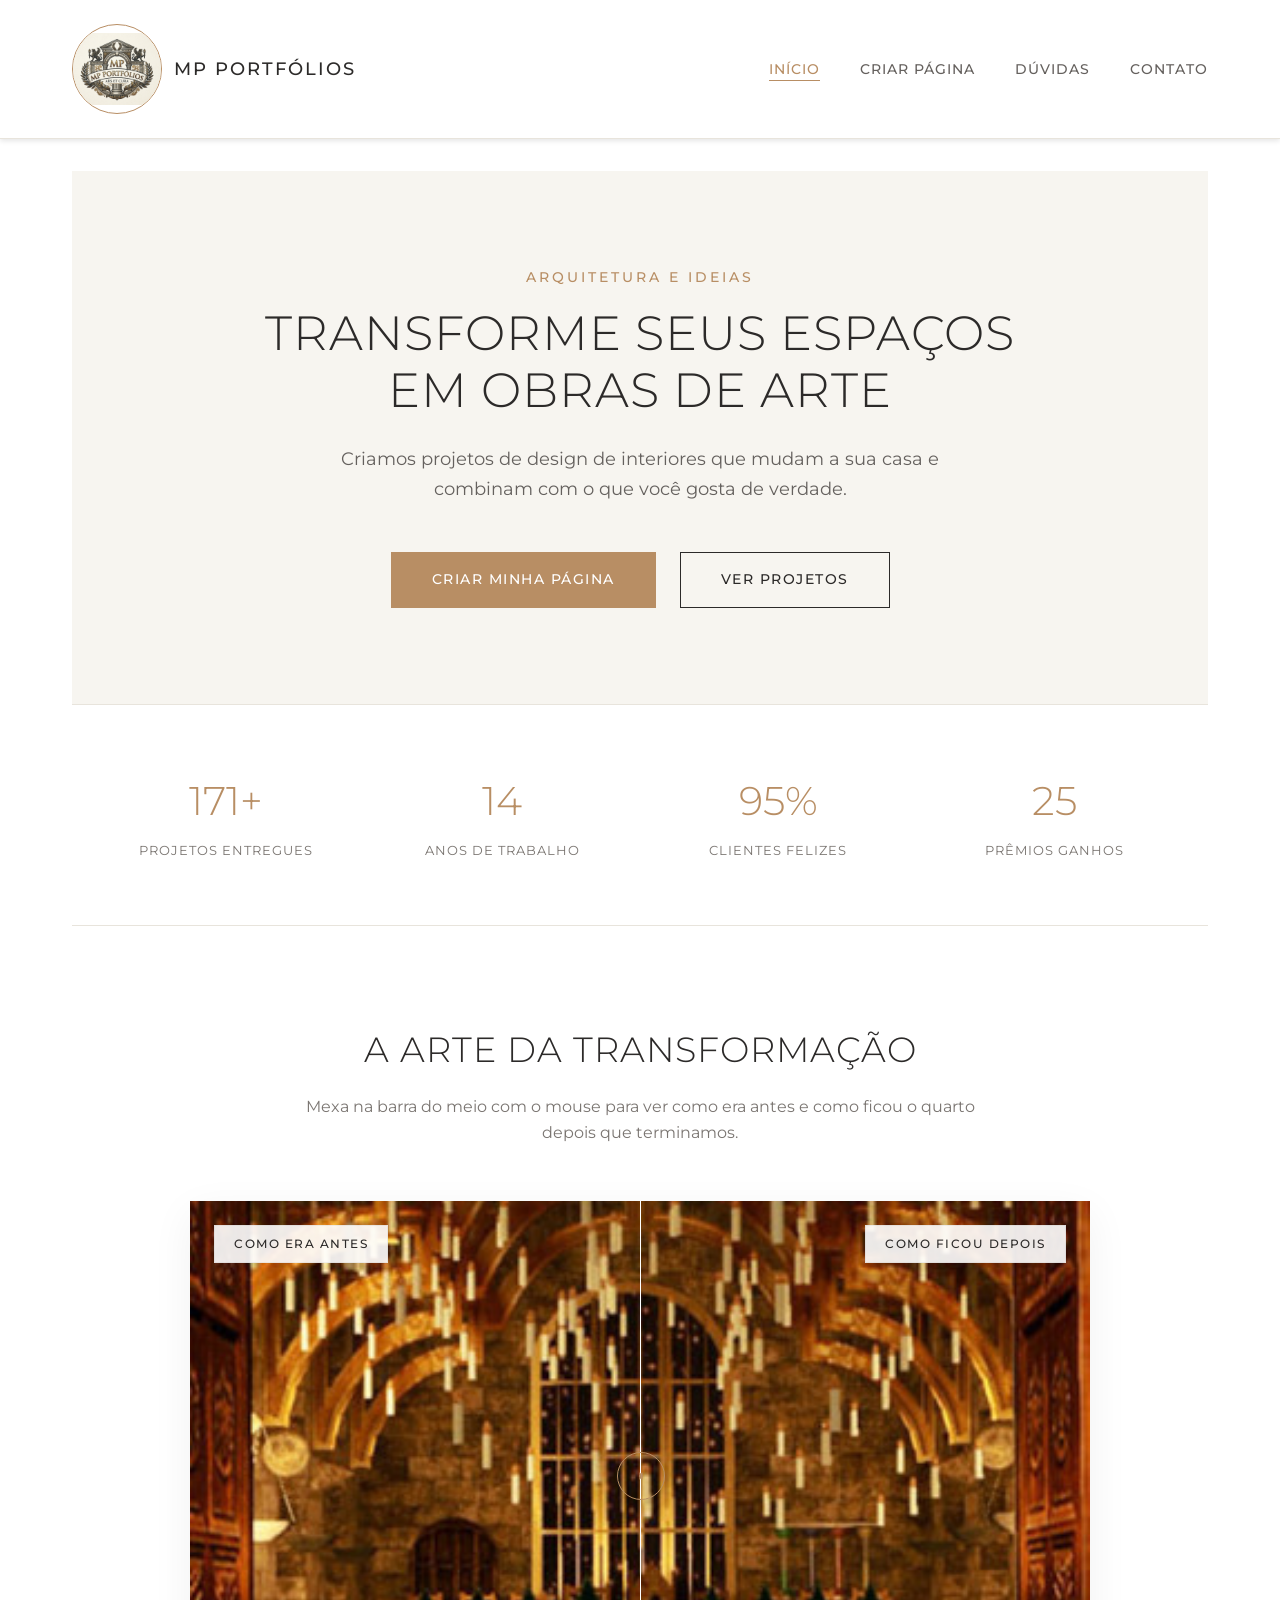
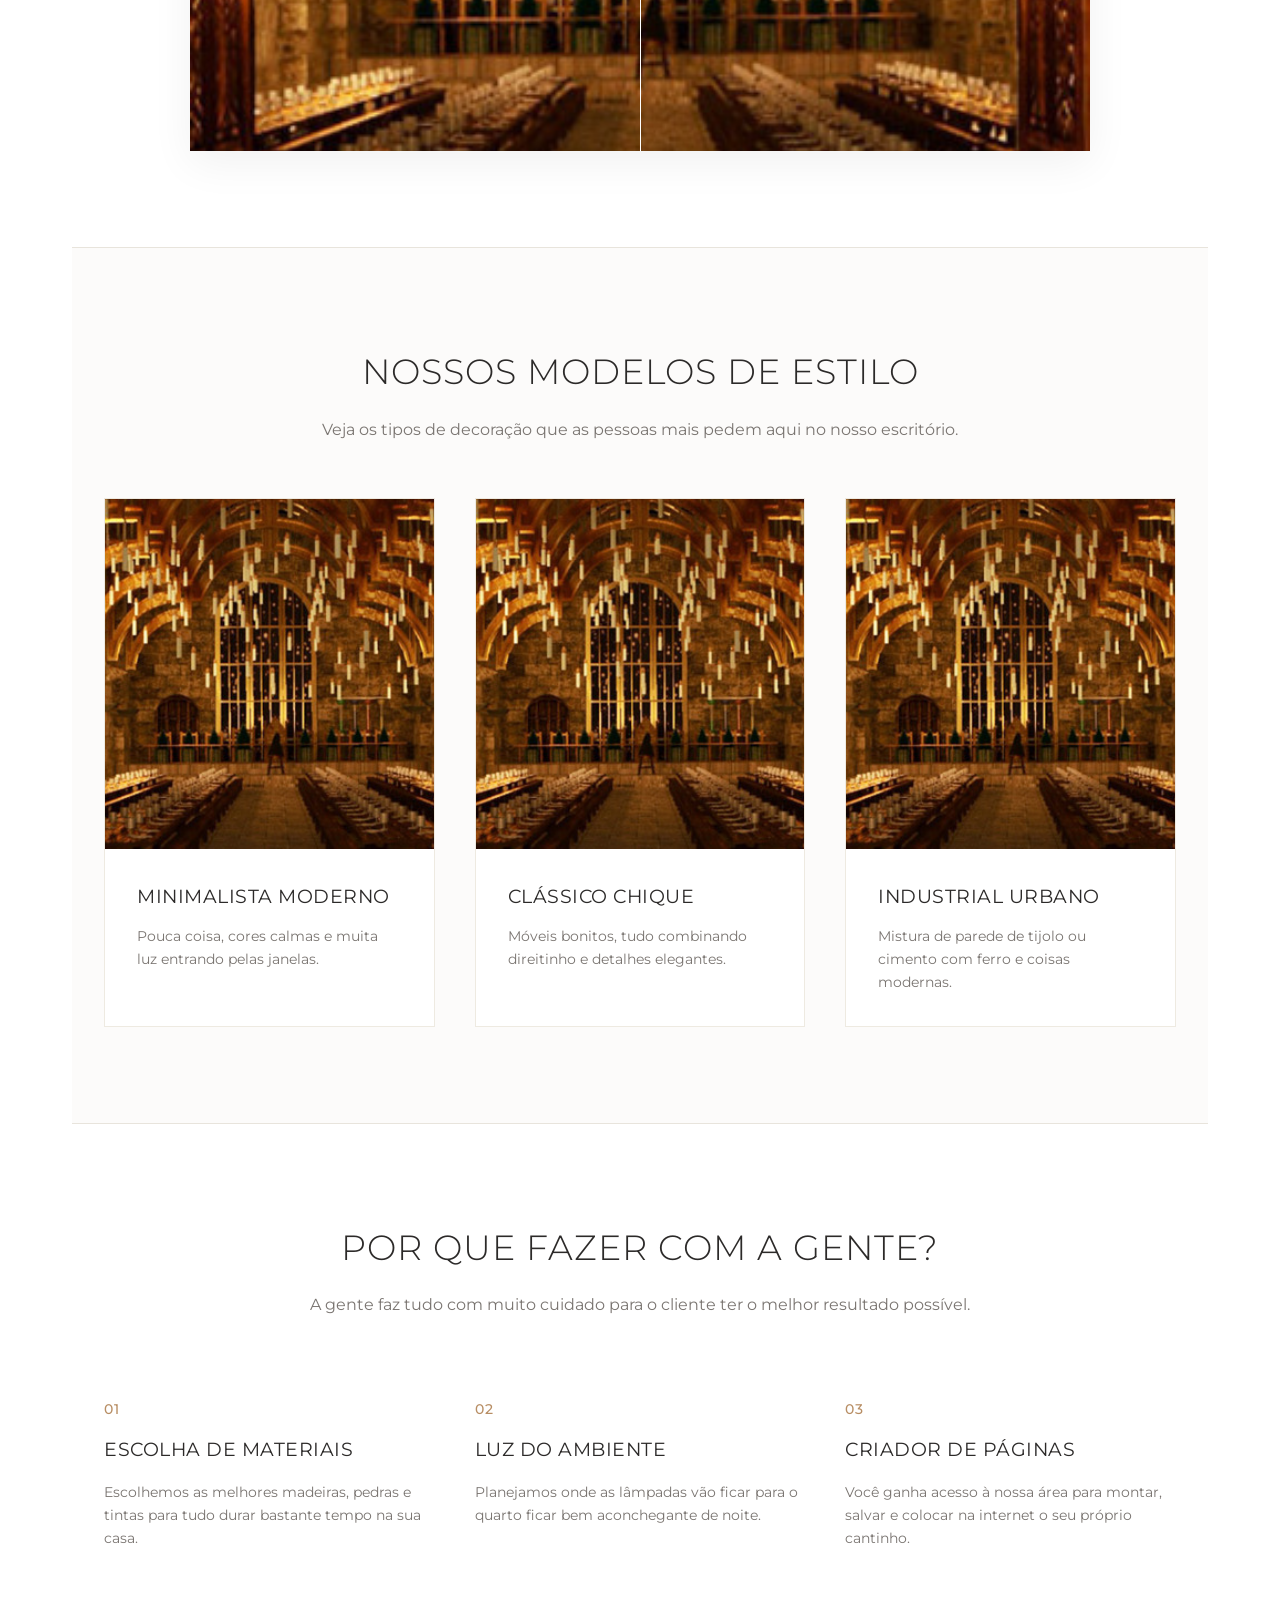
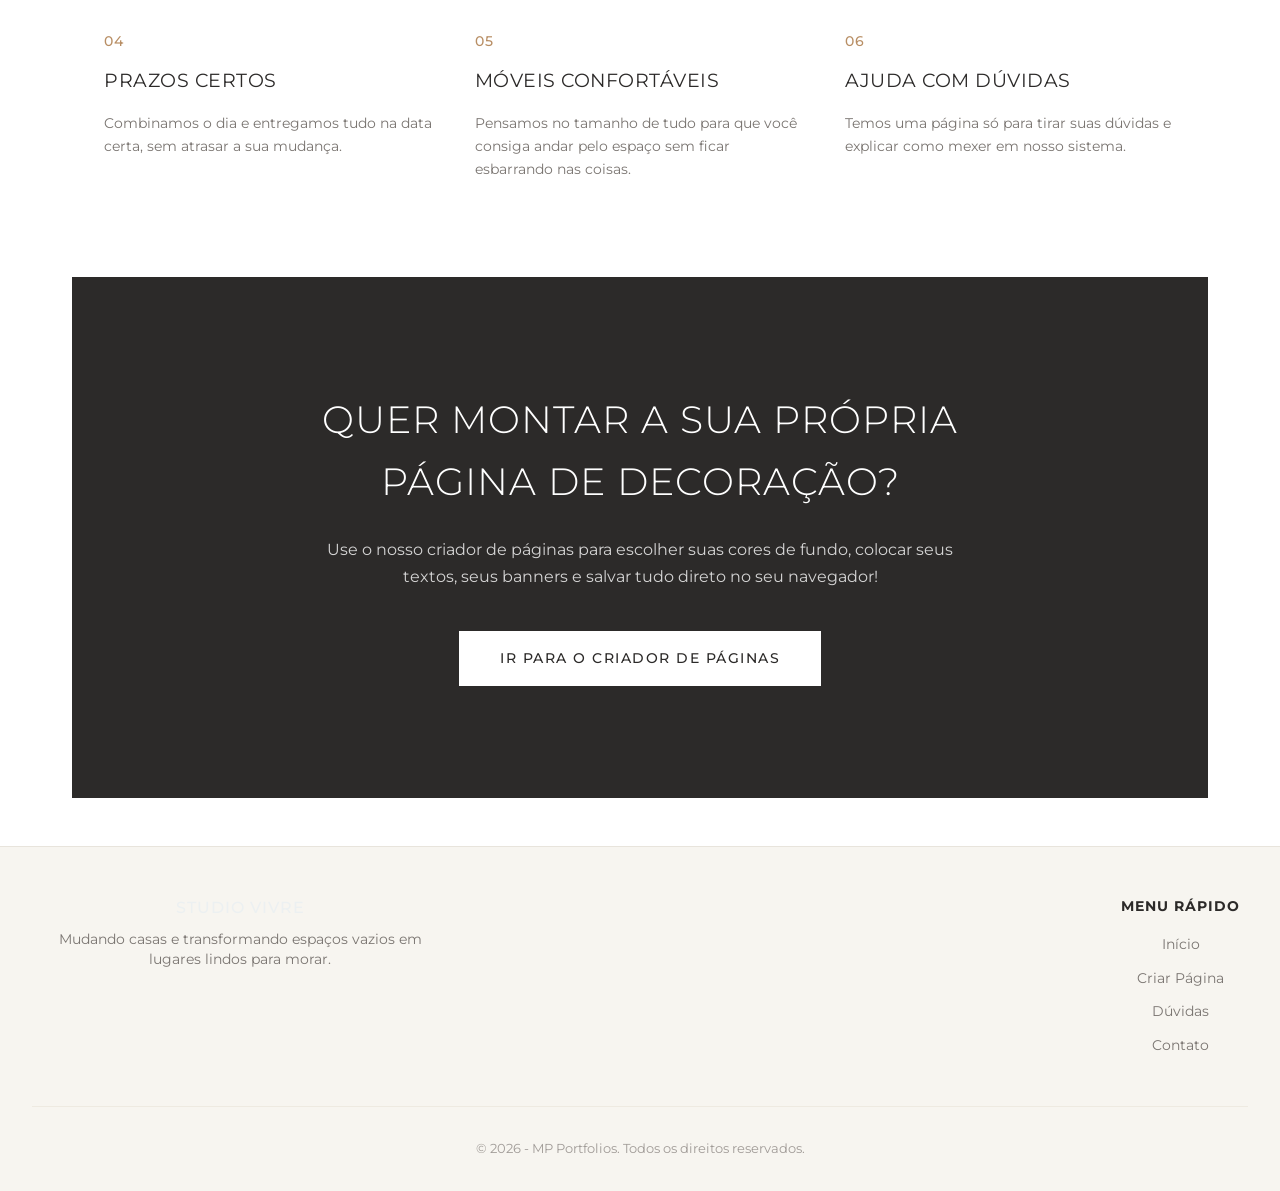
<file: index.html>
<!DOCTYPE html>
<html lang="pt-BR">

<head>
    <meta charset="UTF-8">
    <meta name="viewport" content="width=device-width, initial-scale=1.0">
    <title>Trabalho de Design de Interiores - MP Portfólios</title>

    <link rel="preconnect" href="https://fonts.googleapis.com">
    <link rel="preconnect" href="https://fonts.gstatic.com" crossorigin>
    <link href="https://fonts.googleapis.com/css2?family=Montserrat:wght@300;400;500&display=swap" rel="stylesheet">

    <link rel="stylesheet" href="css/style.css">
    <link rel="stylesheet" href="css/home.css">
</head>

<body>

    <header class="topo-site">
    <nav class="menu-navegacao">
        <a href="index.html" class="marca-neoclassica-container">
            <div class="emblema-minimizado">
                <img src="./assets/LogoSite.png" alt="Ícone MP">
            </div>

            <span class="texto-marca-clssica">MP Portfólios</span>
        </a>

        <input type="checkbox" id="controle-menu" class="botao-menu-checkbox">
        <label for="controle-menu" class="desenho-hamburguer">
            <span class="traco-linha"></span>
            <span class="traco-linha"></span>
            <span class="traco-linha"></span>
        </label>

        <ul class="lista-links">
            <li><a href="index.html" class="link-ativo">Início</a></li>
            <li><a href="customizar.html">Criar Página</a></li>
            <li><a href="duvidas.html">Dúvidas</a></li>
            <li><a href="contato.html">Contato</a></li>
        </ul>
    </nav>
</header>

    <main>

        <section class="caixona-introducao">
            <div class="conteudo-centro">
                <span class="subtitulo-pequeno">Arquitetura e Ideias</span>
                <h1>Transforme seus Espaços em Obras de Arte</h1>
                <p>Criamos projetos de design de interiores que mudam a sua casa e combinam com o que você gosta de
                    verdade.</p>
                <div class="botoes-grupo">
                    <a href="customizar.html" class="botao-principal">Criar Minha Página</a>
                    <a href="#area-slider" class="botao-secundario">Ver Projetos</a>
                </div>
            </div>
        </section>

        <section class="secao-numeros">
            <div class="grade-numeros">
                <div class="quadrado-numero">
                    <span class="numero-grande">150+</span>
                    <span class="texto-numero">Projetos Entregues</span>
                </div>
                <div class="quadrado-numero">
                    <span class="numero-grande">12</span>
                    <span class="texto-numero">Anos de Trabalho</span>
                </div>
                <div class="quadrado-numero">
                    <span class="numero-grande">98%</span>
                    <span class="texto-numero">Clientes Felizes</span>
                </div>
                <div class="quadrado-numero">
                    <span class="numero-grande">25</span>
                    <span class="texto-numero">Prêmios Ganhos</span>
                </div>
            </div>
        </section>

        <section id="area-slider" class="secao-antes-depois">
            <div class="titulos-secao">
                <h2>A Arte da Transformação</h2>
                <p>Mexa na barra do meio com o mouse para ver como era antes e como ficou o quarto depois que
                    terminamos.</p>
            </div>

            <div class="caixa-do-slider">
                <img src="https://images.unsplash.com/photo-1513694203232-719a280e022f?w=1200&h=800&fit=crop"
                    alt="Foto do quarto antigo" class="foto-antes">

                <div class="recorte-foto-depois">
                    <img src="https://images.unsplash.com/photo-1618221195710-dd6b41faaea6?w=1200&h=800&fit=crop"
                        alt="Foto do quarto lindo depois">
                </div>

                <input type="range" min="0" max="100" value="50" class="barra-andante">

                <div class="linha-divisoria"></div>

                <div class="tag-antes">Como era Antes</div>
                <div class="tag-depois">Como ficou Depois</div>
            </div>
        </section>

        <section class="secao-estilos-fotos">
            <div class="titulos-secao">
                <h2>Nossos Modelos de Estilo</h2>
                <p>Veja os tipos de decoração que as pessoas mais pedem aqui no nosso escritório.</p>
            </div>

            <div class="grade-estilos">
                <article class="bloco-estilo">
                    <img src="https://images.unsplash.com/photo-1600210492486-724fe5c67fb0?w=400&h=500&fit=crop"
                        alt="Estilo Minimalista">
                    <div class="texto-estilo">
                        <h3>Minimalista Moderno</h3>
                        <p>Pouca coisa, cores calmas e muita luz entrando pelas janelas.</p>
                    </div>
                </article>

                <article class="bloco-estilo">
                    <img src="https://images.unsplash.com/photo-1616486338812-3dadae4b4ace?w=400&h=500&fit=crop"
                        alt="Estilo Clássico">
                    <div class="texto-estilo">
                        <h3>Clássico Chique</h3>
                        <p>Móveis bonitos, tudo combinando direitinho e detalhes elegantes.</p>
                    </div>
                </article>

                <article class="bloco-estilo">
                    <img src="https://images.unsplash.com/photo-1505691938895-1758d7feb511?w=400&h=500&fit=crop"
                        alt="Estilo Industrial">
                    <div class="texto-estilo">
                        <h3>Industrial Urbano</h3>
                        <p>Mistura de parede de tijolo ou cimento com ferro e coisas modernas.</p>
                    </div>
                </article>
            </div>
        </section>

        <section class="secao-porque-escolher">
            <div class="titulos-secao">
                <h2>Por Que Fazer Com A Gente?</h2>
                <p>A gente faz tudo com muito cuidado para o cliente ter o melhor resultado possível.</p>
            </div>

            <div class="grade-vantagens">
                <div class="bloco-vantagem">
                    <span class="numero-vantagem">01</span>
                    <h3>Escolha de Materiais</h3>
                    <p>Escolhemos as melhores madeiras, pedras e tintas para tudo durar bastante tempo na sua casa.</p>
                </div>

                <div class="bloco-vantagem">
                    <span class="numero-vantagem">02</span>
                    <h3>Luz do Ambiente</h3>
                    <p>Planejamos onde as lâmpadas vão ficar para o quarto ficar bem aconchegante de noite.</p>
                </div>

                <div class="bloco-vantagem">
                    <span class="numero-vantagem">03</span>
                    <h3>Criador de Páginas</h3>
                    <p>Você ganha acesso à nossa área para montar, salvar e colocar na internet o seu próprio cantinho.
                    </p>
                </div>

                <div class="bloco-vantagem">
                    <span class="numero-vantagem">04</span>
                    <h3>Prazos Certos</h3>
                    <p>Combinamos o dia e entregamos tudo na data certa, sem atrasar a sua mudança.</p>
                </div>

                <div class="bloco-vantagem">
                    <span class="numero-vantagem">05</span>
                    <h3>Móveis Confortáveis</h3>
                    <p>Pensamos no tamanho de tudo para que você consiga andar pelo espaço sem ficar esbarrando nas
                        coisas.</p>
                </div>

                <div class="bloco-vantagem">
                    <span class="numero-vantagem">06</span>
                    <h3>Ajuda com Dúvidas</h3>
                    <p>Temos uma página só para tirar suas dúvidas e explicar como mexer em nosso sistema.</p>
                </div>
            </div>
        </section>

        <section class="chamada-final-preta">
            <div class="conteudo-chamada">
                <h2>Quer montar a sua própria página de decoração?</h2>
                <p>Use o nosso criador de páginas para escolher suas cores de fundo, colocar seus textos, seus banners e
                    salvar tudo direto no seu navegador!</p>
                <a href="customizar.html" class="botao-principal">Ir para o Criador de Páginas</a>
            </div>
        </section>

    </main>

    <footer class="rodape-fim">
        <div class="caixa-rodape">
            <div class="infos-projeto">
                <span>STUDIO VIVRE</span>
                <p>Mudando casas e transformando espaços vazios em lugares lindos para morar.</p>
            </div>
            <div class="links-rodape">
                <h4>Menu rápido</h4>
                <ul>
                    <li><a href="index.html">Início</a></li>
                    <li><a href="customizar.html">Criar Página</a></li>
                    <li><a href="duvidas.html">Dúvidas</a></li>
                    <li><a href="contato.html">Contato</a></li>
                </ul>
            </div>
        </div>
        <div class="direitos-autorais">
            <p>&copy; 2026 - MP Portfolios. Todos os direitos reservados.</p>
        </div>
    </footer>

    <script src="js/antes-depois.js"></script>
</body>

</html>
</file>
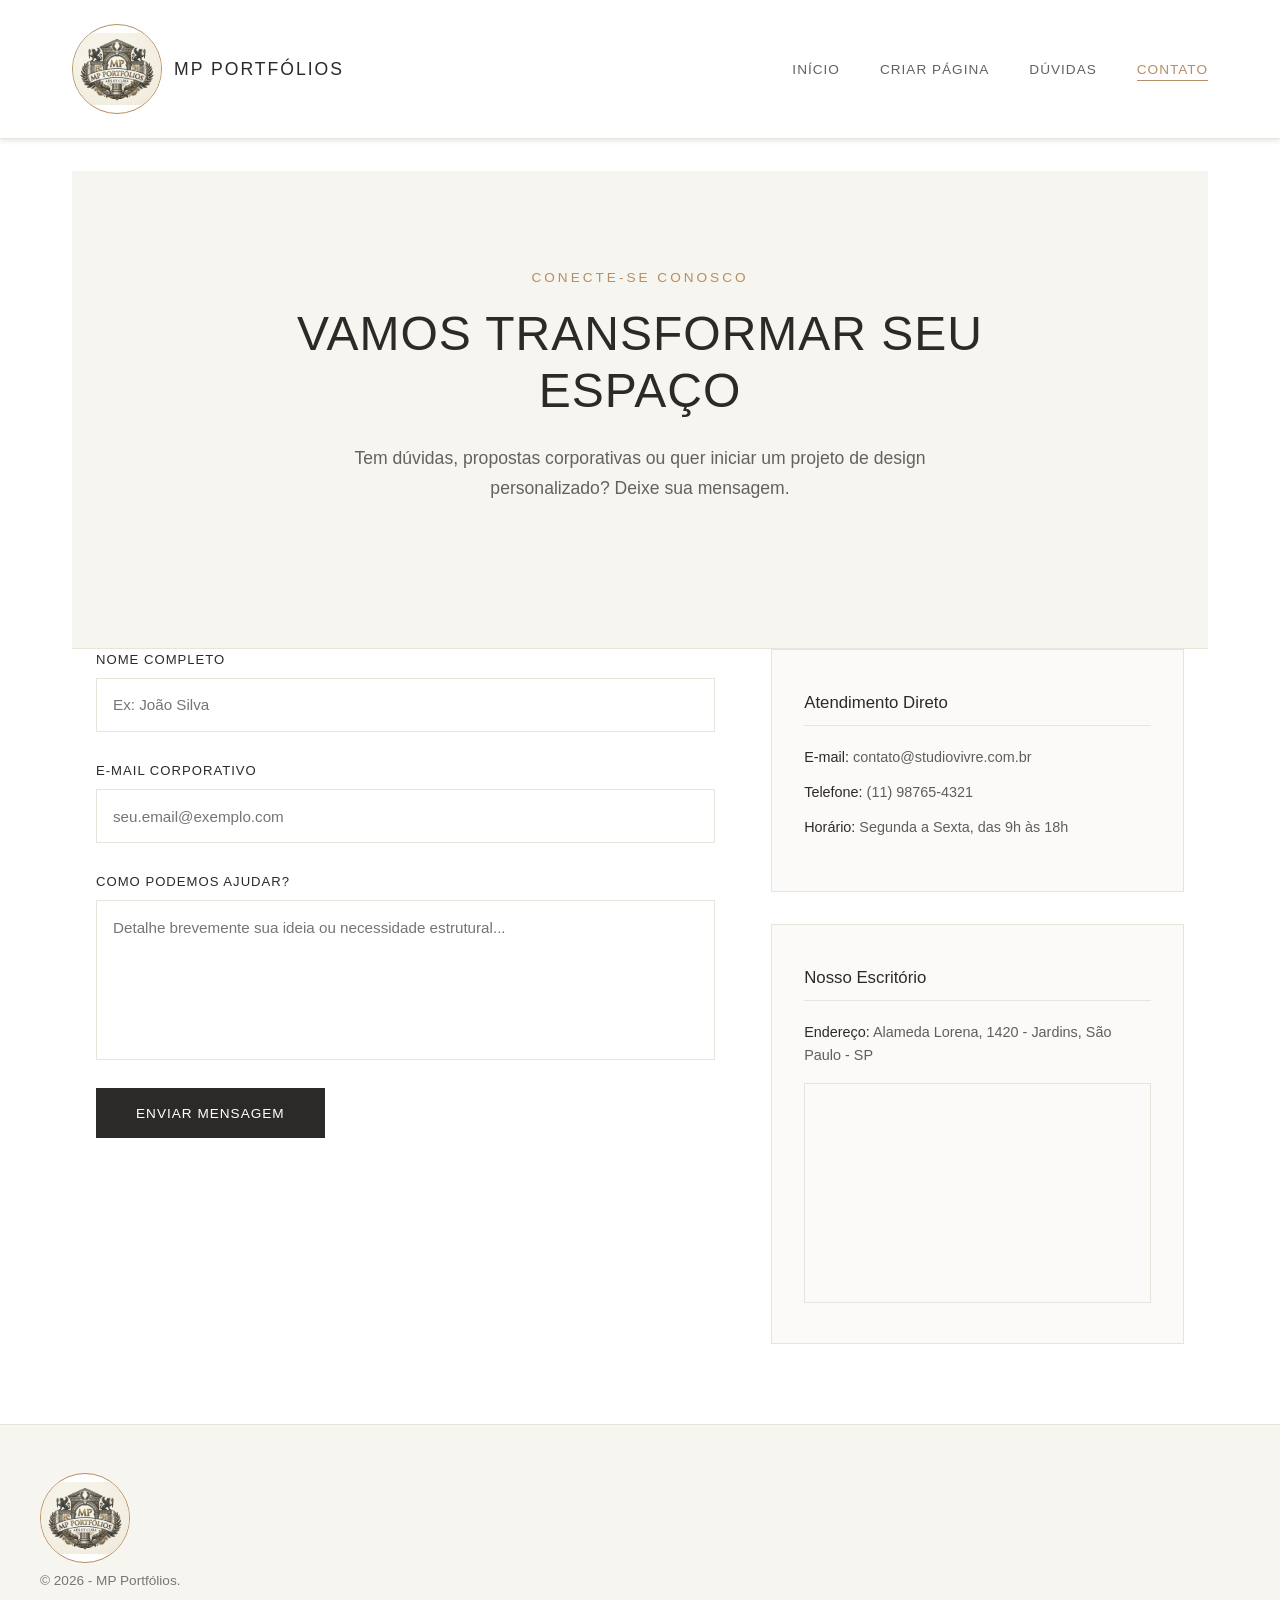
<file: contato.html>
<!DOCTYPE html>
<html lang="pt-BR">
<head>
  <meta charset="UTF-8">
  <meta name="viewport" content="width=device-width, initial-scale=1.0">
  <title>Contato - MP Portfólios</title>
  
  <link rel="stylesheet" href="css/style.css">
  <link rel="stylesheet" href="css/home.css">
  <link rel="stylesheet" href="css/contato.css">
</head>
<body>

  <header class="topo-site">
    <nav class="menu-navegacao">
              <a href="index.html" class="marca-neoclassica-container">
            <div class="emblema-minimizado">
                <img src="./assets/LogoSite.png" alt="Ícone MP">
            </div>

            <span class="texto-marca-clssica">MP Portfólios</span>
        </a>
      <input type="checkbox" id="controle-menu" class="botao-menu-checkbox">
      <label for="controle-menu" class="desenho-hamburguer">
        <span class="traco-linha"></span>
        <span class="traco-linha"></span>
        <span class="traco-linha"></span>
      </label>
      <ul class="lista-links">
        <li><a href="index.html">Início</a></li>
        <li><a href="customizar.html">Criar Página</a></li>
        <li><a href="duvidas.html">Dúvidas</a></li>
        <li><a href="contato.html" class="link-ativo">Contato</a></li>
      </ul>
    </nav>
  </header>

  <main>
    
    <section class="caixona-introducao">
      <div class="conteudo-centro">
        <span class="subtitulo-pequeno">Conecte-se Conosco</span>
        <h1>Vamos Transformar seu Espaço</h1>
        <p>Tem dúvidas, propostas corporativas ou quer iniciar um projeto de design personalizado? Deixe sua mensagem.</p>
      </div>
    </section>

    <div class="contato-grid-sistema">
      
      <section class="formulario-container">
        <form id="formulario-contato" novalidate>
          
          <div class="grupo-formulario">
            <label for="campo-nome">Nome Completo</label>
            <input 
              type="text" 
              id="campo-nome" 
              placeholder="Ex: João Silva"
              required
            >
            <div class="mensagem-erro">O preenchimento do nome é obrigatório.</div>
          </div>

          <div class="grupo-formulario">
            <label for="campo-email">E-mail Corporativo</label>
            <input 
              type="email" 
              id="campo-email" 
              placeholder="seu.email@exemplo.com"
              required
            >
            <div class="mensagem-erro">Insira um endereço de e-mail válido contendo @.</div>
          </div>

          <div class="grupo-formulario">
            <label for="campo-mensagem">Como podemos ajudar?</label>
            <textarea 
              id="campo-mensagem" 
              placeholder="Detalhe brevemente sua ideia ou necessidade estrutural..."
              required
            ></textarea>
            <div class="mensagem-erro">Escreva sua mensagem antes de submeter.</div>
          </div>

          <button type="submit" class="btn-enviar">Enviar Mensagem</button>
        </form>
      </section>

      <aside class="info-contato-lateral">
        
        <div class="card-info-bloco">
          <h4>Atendimento Direto</h4>
          <div class="info-item">
            <strong>E-mail:</strong> contato@studiovivre.com.br
          </div>
          <div class="info-item">
            <strong>Telefone:</strong> (11) 98765-4321
          </div>
          <div class="info-item">
            <strong>Horário:</strong> Segunda a Sexta, das 9h às 18h
          </div>
        </div>

        <div class="card-info-bloco">
          <h4>Nosso Escritório</h4>
          <div class="info-item" style="margin-bottom: 1rem;">
            <strong>Endereço:</strong> Alameda Lorena, 1420 - Jardins, São Paulo - SP
          </div>
          
          <div class="mapa-contato-wrap">
            <iframe 
              src="https://maps.google.com/maps?q=Alameda%20Lorena%2C%201420%20-%20Jardins%2C%20S%C3%A3o%20Paulo%20-%20SP&t=&z=15&ie=UTF-8&iwloc=&output=embed" 
              frameborder="0" 
              scrolling="no" 
              marginheight="0" 
              marginwidth="0">
            </iframe>
          </div>
        </div>

      </aside>
    </div>
  </main>

  <div class="modal-overlay" id="contato-modal-sucesso">
    <div class="modal-caixa">
      <div class="modal-icone-sucesso">
        <div class="circulo-confirmacao">✓</div>
      </div>
      <h2>Mensagem Protocolada!</h2>
      <p>Agradecemos o contato. Nosso time técnico analisará suas especificações e retornará em até 24 horas úteis.</p>
      <button class="modal-botao-fechar" id="btn-fechar-modal">Retornar ao Site</button>
    </div>
  </div>

  <footer class="rodape-fim">
    <div class="caixa-rodape">
      <div class="infos-projeto">
        <span>
                    <a href="index.html" class="marca-neoclassica-container">
            <div class="emblema-minimizado">
                <img src="./assets/LogoSite.png" alt="Ícone MP">
            </div>

            <span class="texto-marca-clssica"></span>
        </a>
        </span>
        <p>© 2026 - MP Portfólios.</p>
      </div>
    </div>
  </footer>

  <script src="js/contato.js"></script>
</body>
</html>
</file>
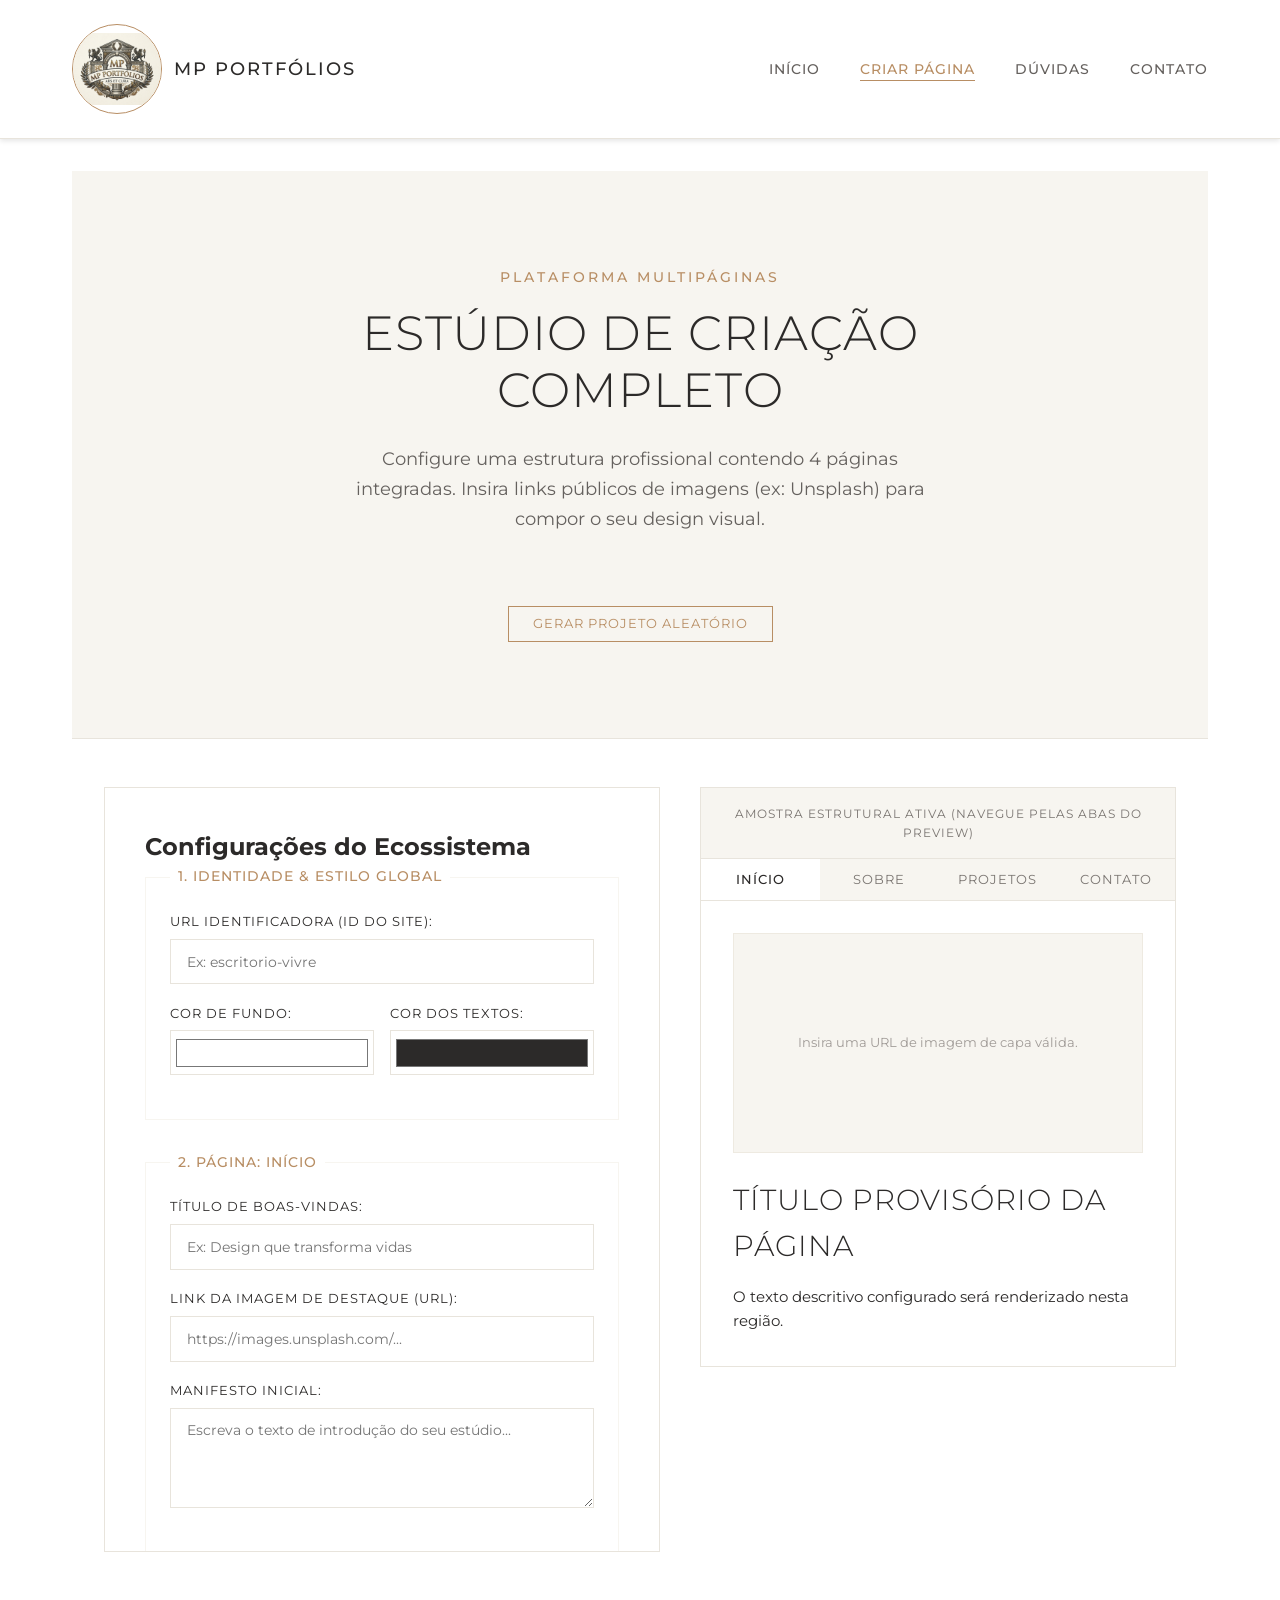
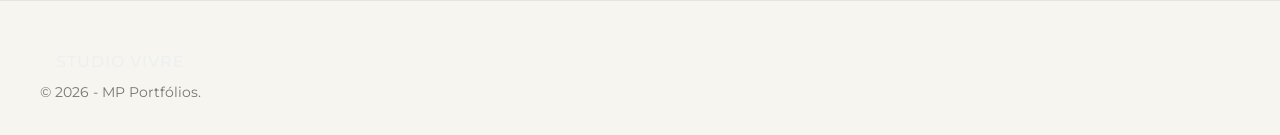
<file: customizar.html>
<!DOCTYPE html>
<html lang="pt-BR">

<head>
    <meta charset="UTF-8">
    <meta name="viewport" content="width=device-width, initial-scale=1.0">
    <title>Crie Seu Webfólio - MP Portfólios</title>
    <link rel="preconnect" href="https://fonts.googleapis.com">
    <link rel="preconnect" href="https://fonts.gstatic.com" crossorigin>
    <link href="https://fonts.googleapis.com/css2?family=Montserrat:wght@300;400;500&display=swap" rel="stylesheet">
    <link rel="stylesheet" href="css/style.css">
    <link rel="stylesheet" href="css/home.css">
    <link rel="stylesheet" href="css/customizacao.css">
</head>

<body>

    <header class="topo-site">
        <nav class="menu-navegacao">
            <a href="index.html" class="marca-neoclassica-container">
                <div class="emblema-minimizado">
                    <img src="./assets/LogoSite.png" alt="Ícone MP">
                </div>

                <span class="texto-marca-clssica">MP Portfólios</span>
            </a>
            <input type="checkbox" id="controle-menu" class="botao-menu-checkbox">
            <label for="controle-menu" class="desenho-hamburguer">
                <span class="traco-linha"></span>
                <span class="traco-linha"></span>
                <span class="traco-linha"></span>
            </label>
            <ul class="lista-links">
                <li><a href="index.html">Início</a></li>
                <li><a href="customizar.html" class="link-ativo">Criar Página</a></li>
                <li><a href="duvidas.html">Dúvidas</a></li>
                <li><a href="contato.html">Contato</a></li>
            </ul>
        </nav>
    </header>

    <main>
        <section class="caixona-introducao">
            <div class="conteudo-centro">
                <span class="subtitulo-pequeno">Plataforma Multipáginas</span>
                <h1>Estúdio de Criação Completo</h1>
                <p>Configure uma estrutura profissional contendo 4 páginas integradas. Insira links públicos de imagens
                    (ex: Unsplash) para compor o seu design visual.</p>
                <button type="button" id="btn-gerar-aleatorio" class="botao-aleatorio"> Gerar Projeto
                    Aleatório</button>
            </div>
        </section>

        <div class="customizacao-container">
            <section class="painel-criacao">
                <h2>Configurações do Ecossistema</h2>
                <form id="formulario-customizacao">

                    <fieldset class="secao-formulario">
                        <legend>1. Identidade & Estilo Global</legend>
                        <div class="formulario-grupo">
                            <label for="campo-nome">URL identificadora (ID do site):</label>
                            <input type="text" id="campo-nome" placeholder="Ex: escritorio-vivre" required>
                        </div>
                        <div class="formulario-grupo-duplo">
                            <div class="formulario-grupo">
                                <label for="campo-cor">Cor de Fundo:</label>
                                <input type="color" id="campo-cor" value="#ffffff">
                            </div>
                            <div class="formulario-grupo">
                                <label for="campo-cor-texto">Cor dos Textos:</label>
                                <input type="color" id="campo-cor-texto" value="#2c2a29">
                            </div>
                        </div>
                    </fieldset>

                    <fieldset class="secao-formulario">
                        <legend>2. Página: Início</legend>
                        <div class="formulario-grupo">
                            <label for="inicio-titulo">Título de Boas-Vindas:</label>
                            <input type="text" id="inicio-titulo" placeholder="Ex: Design que transforma vidas">
                        </div>
                        <div class="formulario-grupo">
                            <label for="inicio-banner">Link da Imagem de Destaque (URL):</label>
                            <input type="url" id="inicio-banner" placeholder="https://images.unsplash.com/...">
                        </div>
                        <div class="formulario-grupo">
                            <label for="inicio-texto">Manifesto Inicial:</label>
                            <textarea id="inicio-texto"
                                placeholder="Escreva o texto de introdução do seu estúdio..."></textarea>
                        </div>
                    </fieldset>

                    <fieldset class="secao-formulario">
                        <legend>3. Página: Sobre & Pilares</legend>
                        <div class="formulario-grupo">
                            <label for="sobre-titulo">Título da Seção:</label>
                            <input type="text" id="sobre-titulo" placeholder="Ex: Nossa Trajetória">
                        </div>
                        <div class="formulario-grupo">
                            <label for="sobre-texto">História e Conceito do Negócio:</label>
                            <textarea id="sobre-texto"
                                placeholder="Fale sobre a fundação, valores e missão de mercado..."></textarea>
                        </div>
                        <div class="formulario-grupo">
                            <label>Destaques/Pilares da Empresa (Cards):</label>
                            <input type="text" id="sobre-pilar-1" placeholder="Pilar 1 (Ex: Sustentabilidade)"
                                style="margin-bottom: 0.5rem;">
                            <input type="text" id="sobre-pilar-2" placeholder="Pilar 2 (Ex: Alta Performance)"
                                style="margin-bottom: 0.5rem;">
                            <input type="text" id="sobre-pilar-3" placeholder="Pilar 3 (Ex: Atendimento Exclusivo)">
                        </div>
                    </fieldset>

                    <fieldset class="secao-formulario">
                        <legend>4. Página: Projetos (Antes e Depois)</legend>
                        <div class="formulario-grupo">
                            <label for="projeto-titulo">Nome do Caso de Destaque:</label>
                            <input type="text" id="projeto-titulo" placeholder="Ex: Reforma Art Deco">
                        </div>
                        <div class="formulario-grupo-duplo">
                            <div class="formulario-grupo">
                                <label for="projeto-img-antes">Link da Foto (Antes):</label>
                                <input type="url" id="projeto-img-antes" placeholder="Link da imagem do espaço antigo">
                            </div>
                            <div class="formulario-grupo">
                                <label for="projeto-img-depois">Link da Foto (Depois):</label>
                                <input type="url" id="projeto-img-depois"
                                    placeholder="Link da imagem do espaço reformado">
                            </div>
                        </div>
                        <div class="formulario-grupo">
                            <label for="projeto-texto">Descrição Técnica da Obra:</label>
                            <textarea id="projeto-texto"
                                placeholder="Detalhe as soluções estruturais aplicadas na reforma..."></textarea>
                        </div>
                    </fieldset>

                    <fieldset class="secao-formulario">
                        <legend>5. Página: Contato & Localização</legend>
                        <div class="formulario-grupo">
                            <label for="contato-email">E-mail Corporativo:</label>
                            <input type="email" id="contato-email" placeholder="contato@empresa.com">
                        </div>
                        <div class="formulario-grupo">
                            <label for="contato-localizacao">Endereço / Localização:</label>
                            <input type="text" id="contato-localizacao"
                                placeholder="Ex: Av. Paulista, 1000 - São Paulo, SP">
                        </div>
                    </fieldset>

                    <div class="botoes-grupo">
                        <button type="button" id="btn-salvar-rascunho" class="botao-secundario"> Guardar
                            Dados</button>
                        <button type="button" id="btn-publicar-pagina" class="botao-principal"> Finalizar &
                            Publicar</button>
                    </div>
                </form>
            </section>

            <section class="area-visualizacao">
                <div class="preview-header">
                     Amostra Estrutural Ativa (Navegue pelas abas do preview)
                </div>

                <nav class="preview-nav-abas">
                    <button class="aba-item ativa" data-alvo="view-inicio">Início</button>
                    <button class="aba-item" data-alvo="view-sobre">Sobre</button>
                    <button class="aba-item" data-alvo="view-projetos">Projetos</button>
                    <button class="aba-item" data-alvo="view-contato">Contato</button>
                </nav>

                <div class="pagina-customizada">
                    <div id="view-inicio" class="bloco-aba-conteudo ativa">
                        <div class="banner-customizado" id="preview-inicio-banner">
                            <div class="banner-vazio">Insira uma URL de imagem de capa válida.</div>
                        </div>
                        <h2 class="titulo-customizado" id="preview-inicio-titulo">Título da Home</h2>
                        <p class="texto-customizado" id="preview-inicio-texto">Manifesto ou texto inicial.</p>
                    </div>

                    <div id="view-sobre" class="bloco-aba-conteudo">
                        <h2 class="titulo-customizado" id="preview-sobre-titulo">Sobre a Empresa</h2>
                        <p class="texto-customizado" id="preview-sobre-texto">História descritiva.</p>

                        <div class="container-cards-pilares" id="preview-container-pilares">
                        </div>
                    </div>

                    <div id="view-projetos" class="bloco-aba-conteudo">
                        <h2 class="titulo-customizado" id="preview-projeto-titulo">Projeto de Destaque</h2>
                        <div class="grid-antes-depois">
                            <div class="box-comparativo">
                                <span>Antes</span>
                                <div class="wrapper-img" id="preview-img-antes"></div>
                            </div>
                            <div class="box-comparativo">
                                <span>Depois</span>
                                <div class="wrapper-img" id="preview-img-depois"></div>
                            </div>
                        </div>
                        <p class="texto-customizado" id="preview-projeto-texto">Descrição técnica.</p>
                    </div>

                    <div id="view-contato" class="bloco-aba-conteudo">
                        <h2 class="titulo-customizado">Contato & Localização</h2>
                        <div class="info-contato-bloco">
                            <p><strong>E-mail:</strong> <span id="preview-contato-email">-</span></p>
                            <p><strong>Endereço:</strong> <span id="preview-contato-localizacao">-</span></p>
                        </div>

                        <div class="mapa-container">
                            <iframe id="preview-mapa-frame"
                                src="https://maps.google.com/maps?q=Sao%20Paulo&t=&z=13&ie=UTF-8&iwloc=&output=embed"
                                frameborder="0" scrolling="no" marginheight="0" marginwidth="0"></iframe>
                        </div>
                    </div>
                </div>
            </section>
        </div>
    </main>

    <div class="pagina-publicada">
        <div class="barra-compartilhamento">
            <div></div>
            <div class="botoes-compartilhar-grupo">
                <button class="btn-link-acao" id="btn-copiar-link" onclick="copiarLinkGerado()">📋 Copiar Link</button>
                <button class="btn-link-acao" onclick="voltarAoPainelComModal()">✏️ Voltar e Editar</button>
            </div>
        </div>

        <nav class="publicado-menu-nav">
            <span class="marca-publicada">PORTFÓLIO DIGITAL</span>
            <div class="publicado-links">
                <button class="pub-nav-item ativa" data-pub-alvo="pub-inicio">Início</button>
                <button class="pub-nav-item" data-pub-alvo="pub-sobre">Sobre</button>
                <button class="pub-nav-item" data-pub-alvo="pub-projetos">Projetos</button>
                <button class="pub-nav-item" data-pub-alvo="pub-contato">Contato</button>
            </div>
        </nav>

        <div class="pagina-publicada-conteudo">
            <div id="pub-inicio" class="bloco-pub-conteudo ativa">
                <div class="banner-customizado" id="pub-view-banner"></div>
                <h1 class="titulo-customizado" id="pub-view-inicio-titulo"></h1>
                <p class="texto-customizado" id="pub-view-inicio-texto"></p>
            </div>
            <div id="pub-sobre" class="bloco-pub-conteudo">
                <h1 class="titulo-customizado" id="pub-view-sobre-titulo"></h1>
                <p class="texto-customizado" id="pub-view-sobre-texto"></p>
                <div class="container-cards-pilares" id="pub-container-pilares"></div>
            </div>
            <div id="pub-projetos" class="bloco-pub-conteudo">
                <h1 class="titulo-customizado" id="pub-view-projeto-titulo"></h1>
                <div class="grid-antes-depois">
                    <div class="box-comparativo">
                        <div class="wrapper-img" id="pub-view-antes"></div>
                    </div>
                    <div class="box-comparativo">
                        <div class="wrapper-img" id="pub-view-depois"></div>
                    </div>
                </div>
                <p class="texto-customizado" id="pub-view-projeto-texto"></p>
            </div>
            <div id="pub-contato" class="bloco-pub-conteudo">
                <h1 class="titulo-customizado">Informações de Contato</h1>
                <p class="texto-customizado"><strong>E-mail:</strong> <span id="pub-view-email"></span></p>
                <p class="texto-customizado"><strong>Endereço:</strong> <span id="pub-view-localizacao"></span></p>

                <div class="mapa-container">
                    <iframe id="pub-mapa-frame"
                        src="https://maps.google.com/maps?q=Sao%20Paulo&t=&z=13&ie=UTF-8&iwloc=&output=embed"
                        frameborder="0" scrolling="no" marginheight="0" marginwidth="0"></iframe>
                </div>
            </div>
        </div>
    </div>

    <div class="modal-sucesso">
        <div class="modal-conteudo">
            <h3>Operação Concluída</h3>
            <p>Os parâmetros e modificações estruturais foram vinculados ao identificador do navegador.</p>
            <button class="modal-botao botao-principal">Fechar Janela</button>
        </div>
    </div>

    <footer class="rodape-fim">
        <div class="caixa-rodape">
            <div class="infos-projeto">
                <span>STUDIO VIVRE</span>
                <p>&copy; 2026 - MP Portfólios.</p>
            </div>
        </div>
    </footer>

    <script src="js/customizar.js"></script>
</body>

</html>
</file>
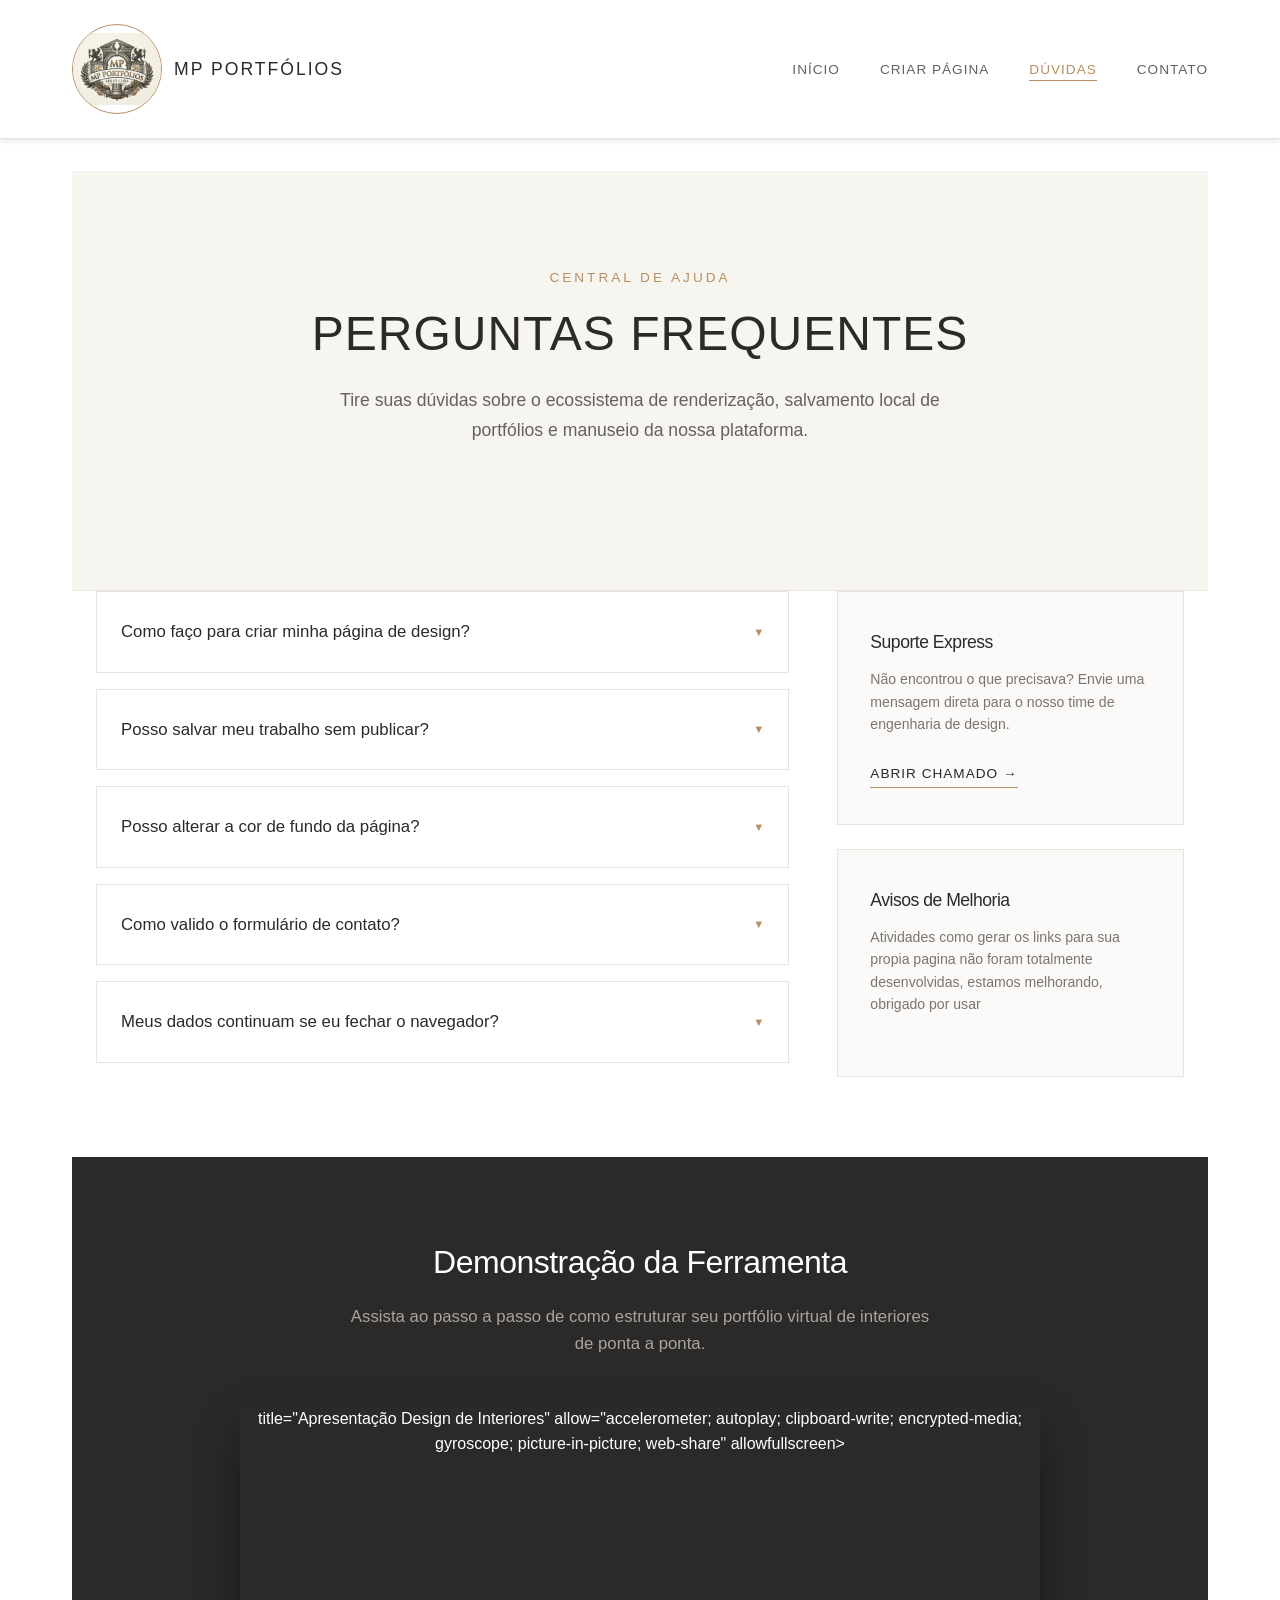
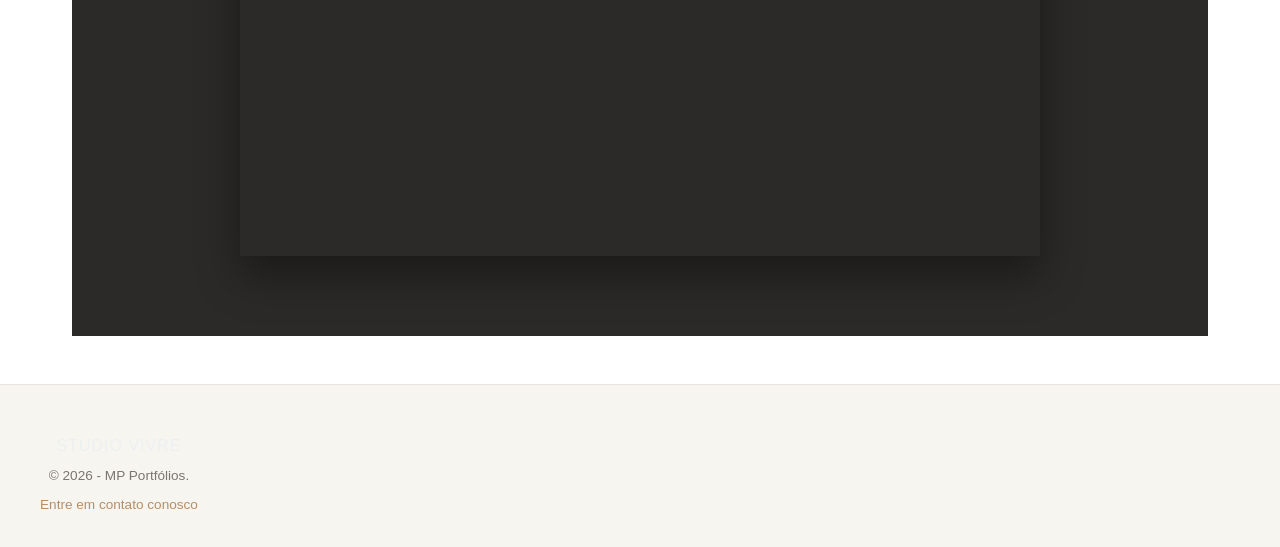
<file: duvidas.html>
<!DOCTYPE html>
<html lang="pt-BR">

<head>
    <meta charset="UTF-8">
    <meta name="viewport" content="width=device-width, initial-scale=1.0">
    <title>Dúvidas Frequentes - MP Portfólios</title>

    <link rel="stylesheet" href="css/style.css">
    <link rel="stylesheet" href="css/home.css">
    <link rel="stylesheet" href="css/duvidas.css">
</head>

<body>

    <header class="topo-site">
        <nav class="menu-navegacao">
            <a href="index.html" class="marca-neoclassica-container">
                <div class="emblema-minimizado">
                    <img src="./assets/LogoSite.png" alt="Ícone MP">
                </div>

                <span class="texto-marca-clssica">MP Portfólios</span>
            </a>
            <input type="checkbox" id="controle-menu" class="botao-menu-checkbox">
            <label for="controle-menu" class="desenho-hamburguer">
                <span class="traco-linha"></span>
                <span class="traco-linha"></span>
                <span class="traco-linha"></span>
            </label>
            <ul class="lista-links">
                <li><a href="index.html">Início</a></li>
                <li><a href="customizar.html">Criar Página</a></li>
                <li><a href="duvidas.html" class="link-ativo">Dúvidas</a></li>
                <li><a href="contato.html">Contato</a></li>
            </ul>
        </nav>
    </header>

    <main class="principal-faq-layout">

        <section class="caixona-introducao">
            <div class="conteudo-centro">
                <span class="subtitulo-pequeno">Central de Ajuda</span>
                <h1>Perguntas Frequentes</h1>
                <p>Tire suas dúvidas sobre o ecossistema de renderização, salvamento local de portfólios e manuseio da
                    nossa plataforma.</p>
            </div>
        </section>

        <div class="faq-grid-sistema">

            <section class="faq-container" aria-label="Perguntas e Respostas">

                <div class="faq-item">
                    <button class="faq-pergunta" aria-expanded="false">
                        <span class="faq-pergunta-texto">Como faço para criar minha página de design?</span>
                        <span class="faq-icon">▼</span>
                    </button>
                    <div class="faq-resposta-wrapper">
                        <div class="faq-resposta-conteudo">
                            <p>
                                É muito simples! Clique em <strong>"Criar Página"</strong> no menu superior. Preencha o
                                formulário técnico com seus dados estruturais,
                                escolha as paletas cromáticas de fundo e texto, adicione uma imagem de banner e escreva
                                seu manifesto descritivo. Você verá a pré-visualização
                                em tempo real ao lado. Quando estiver satisfeito, clique em "Finalizar & Publicar" para
                                gerar sua tela cheia.
                            </p>
                        </div>
                    </div>
                </div>

                <div class="faq-item">
                    <button class="faq-pergunta" aria-expanded="false">
                        <span class="faq-pergunta-texto">Posso salvar meu trabalho sem publicar?</span>
                        <span class="faq-icon">▼</span>
                    </button>
                    <div class="faq-resposta-wrapper">
                        <div class="faq-resposta-conteudo">
                            <p>
                                Sim! Ao clicar em <strong>"Guardar Dados"</strong>, o sistema captura todo o pacote
                                estrutural configurado até o momento e o preserva localmente na memória interna do seu
                                navegador (LocalStorage). Isso assegura flexibilidade total para que você retorne
                                posteriormente e dê continuidade à customização sem sofrer perdas de dados.
                            </p>
                        </div>
                    </div>
                </div>

                <div class="faq-item">
                    <button class="faq-pergunta" aria-expanded="false">
                        <span class="faq-pergunta-texto">Posso alterar a cor de fundo da página?</span>
                        <span class="faq-icon">▼</span>
                    </button>
                    <div class="faq-resposta-wrapper">
                        <div class="faq-resposta-conteudo">
                            <p>
                                Sim, a customização cromática oferece autonomia completa. O seletor de paletas injeta em
                                tempo real os tons hexadecimais escolhidos tanto nas caixas do painel de visualização
                                quanto na barra de navegação superior interna da tela de publicação.
                            </p>
                        </div>
                    </div>
                </div>


                <div class="faq-item">
                    <button class="faq-pergunta" aria-expanded="false">
                        <span class="faq-pergunta-texto">Como valido o formulário de contato?</span>
                        <span class="faq-icon">▼</span>
                    </button>
                    <div class="faq-resposta-wrapper">
                        <div class="faq-resposta-conteudo">
                            <p>
                                A validação é feita de maneira nativa com foco em usabilidade. O navegador audita se os
                                inputs obrigatórios foram devidamente interceptados e avalia a estrutura textual do
                                e-mail digitado. Caso existam irregularidades, gatilhos automáticos guiarão o
                                preenchimento correto antes do disparo simulado.
                            </p>
                        </div>
                    </div>
                </div>

                <div class="faq-item">
                    <button class="faq-pergunta" aria-expanded="false">
                        <span class="faq-pergunta-texto">Meus dados continuam se eu fechar o navegador?</span>
                        <span class="faq-icon">▼</span>
                    </button>
                    <div class="faq-resposta-wrapper">
                        <div class="faq-resposta-conteudo">
                            <p>
                                Sim. A tecnologia de persistência do LocalStorage armazena os dados sem prazo de
                                expiração no cache privado do navegador. Portanto, suas modificações continuarão
                                intactas ao fechar abas ou reiniciar o sistema, sendo apagadas apenas em caso de limpeza
                                completa dos dados do browser.
                            </p>
                        </div>
                    </div>
                </div>
            </section>

            <aside class="faq-suporte-lateral">
                <div class="card-suporte-item">
                    <h4>Suporte Express</h4>
                    <p>Não encontrou o que precisava? Envie uma mensagem direta para o nosso time de engenharia de
                        design.</p>
                    <a href="contato.html" class="link-card-botao">Abrir Chamado →</a>
                </div>

                <div class="card-suporte-item">
                    <h4>Avisos de Melhoria</h4>
                    <p>Atividades como gerar os links para sua propia pagina não foram totalmente desenvolvidas, estamos
                        melhorando, obrigado por usar</p>
                </div>
            </aside>
        </div>

        <section class="video-section">
            <div class="conteudo-centro">
                <h2>Demonstração da Ferramenta</h2>
                <p>Assista ao passo a passo de como estruturar seu portfólio virtual de interiores de ponta a ponta.</p>

                <div class="video-container">
                    <div class="video-wrapper">
                        <iframe width="560" height="315" src="https://www.youtube.com/embed/nK7lRJHMPRs"
                            title="Vídeo de Apresentação MP Portfólios" frameborder="0"
                            allow="accelerometer; autoplay; clipboard-write; encrypted-media; gyroscope; picture-in-picture; web-share"
                            allowfullscreen></iframe>
                        title="Apresentação Design de Interiores"
                        allow="accelerometer; autoplay; clipboard-write; encrypted-media; gyroscope; picture-in-picture;
                        web-share"
                        allowfullscreen>
                        </iframe>
                    </div>
                </div>
            </div>
        </section>
    </main>

    <footer class="rodape-fim">
        <div class="caixa-rodape">
            <div class="infos-projeto">
                <span>STUDIO VIVRE</span>
                <p>© 2026 - MP Portfólios.</p>
                <p><a href="contato.html" style="color: #b88e64; text-decoration: none;">Entre em contato conosco</a>
                </p>
            </div>
        </div>
    </footer>

    <script>
        document.addEventListener("DOMContentLoaded", () => {
            const perguntas = document.querySelectorAll(".faq-pergunta");

            perguntas.forEach(botao => {
                botao.addEventListener("click", () => {
                    const estaAtivo = botao.getAttribute("aria-expanded") === "true";

                    // Sanfona
                    perguntas.forEach(b => {
                        b.setAttribute("aria-expanded", "false");
                        b.parentElement.classList.remove("ativo");
                    });

                    // Abre ou fecha
                    if (!estaAtivo) {
                        botao.setAttribute("aria-expanded", "true");
                        botao.parentElement.classList.add("ativo");
                    }
                });
            });
        });
    </script>
</body>

</html>
</file>
<file: css/style.css>
* {
  margin: 0;
  padding: 0;
  box-sizing: border-box;
}

body {
  font-family: 'Segoe UI', Tahoma, Geneva, Verdana, sans-serif;
  line-height: 1.6;
  color: #333;
  background-color: #f9f9f9;
}

header {
  background-color: #2c3e50;
  padding: 1rem 0;
  box-shadow: 0 2px 5px rgba(0, 0, 0, 0.1);
  position: sticky;
  top: 0;
  z-index: 1000;
}

header nav {
  max-width: 1200px;
  margin: 0 auto;
  padding: 0 2rem;
  display: flex;
  justify-content: space-between;
  align-items: center;
}

.logo {
  font-size: 1.8rem;
  font-weight: bold;
  color: #ecf0f1;
  text-decoration: none;
}

.logo:hover {
  color: #3498db;
}

.nav-links {
  display: flex;
  list-style: none;
  gap: 2rem;
}

.nav-links a {
  color: #ecf0f1;
  text-decoration: none;
  font-weight: 500;
  transition: color 0.3s ease;
}

.nav-links a:hover {
  color: #3498db;
  border-bottom: 2px solid #3498db;
  padding-bottom: 0.5rem;
}

main {
  max-width: 1200px;
  margin: 2rem auto;
  padding: 0 2rem;
  min-height: calc(100vh - 250px);
}

footer {
  background-color: #2c3e50;
  color: #ecf0f1;
  text-align: center;
  padding: 2rem 0;
  margin-top: 3rem;
}

footer p {
  margin: 0.5rem 0;
}

footer a {
  color: #3498db;
  text-decoration: none;
}

footer a:hover {
  text-decoration: underline;
}

@media (max-width: 768px) {
  .nav-links {
    gap: 1rem;
    font-size: 0.9rem;
  }
  
  main {
    padding: 0 1rem;
  }
}
</file>
<file: css/home.css>
* {
  margin: 0;
  padding: 0;
  box-sizing: border-box;
}

body {
  font-family: 'Montserrat', sans-serif;
  background-color: #ffffff;
  color: #2c2a29;
  overflow-x: hidden;
}

.topo-site {
  background-color: #ffffff;
  border-bottom: 1px solid #e8e4dc;
  position: sticky;
  top: 0;
  z-index: 1000;
  padding: 1.5rem 2rem;
}

.menu-navegacao {
  display: flex;
  justify-content: space-between;
  align-items: center;
  max-width: 1200px;
  margin: 0 auto;
  position: relative;
}

.marca-texto {
  font-size: 1.2rem;
  letter-spacing: 2px;
  font-weight: 500;
  color: #2c2a29;
  text-decoration: none;
}

.lista-links {
  display: flex;
  list-style: none;
  gap: 2.5rem;
}

.lista-links a {
  text-decoration: none;
  color: #65615e;
  font-size: 0.85rem;
  text-transform: uppercase;
  letter-spacing: 1px;
  font-weight: 500;
  position: relative;
  padding-bottom: 4px;
  transition: color 0.3s ease;
}

.lista-links a:hover,
.lista-links a.link-ativo {
  color: #b88e64;
}

.lista-links a::after {
  content: '';
  position: absolute;
  width: 0;
  height: 1px;
  bottom: 0;
  left: 0;
  background-color: #b88e64;
  transition: width 0.3s ease;
}

.lista-links a:hover::after,
.lista-links a.link-ativo::after {
  width: 100%;
}

.botao-menu-checkbox {
  display: none;
}

.desenho-hamburguer {
  display: none;
  cursor: pointer;
  flex-direction: column;
  gap: 5px;
}

.traco-linha {
  width: 25px;
  height: 2px;
  background-color: #2c2a29;
  transition: all 0.3s ease;
}

footer {
  background-color: #f7f5f0;
  border-top: 1px solid #e8e4dc;
  padding: 3rem 2rem 1.5rem 2rem;
}

.caixa-rodape {
  display: flex;
  justify-content: space-between;
  max-width: 1200px;
  margin: 0 auto;
  gap: 2rem;
}

.infos-projeto {
  max-width: 400px;
}

.infos-projeto span {
  font-weight: 500;
  letter-spacing: 1px;
  display: block;
  margin-bottom: 0.5rem;
}

.infos-projeto p {
  font-size: 0.85rem;
  color: #7a7571;
  line-height: 1.5;
}

.links-rodape h4 {
  font-size: 0.9rem;
  text-transform: uppercase;
  letter-spacing: 1px;
  margin-bottom: 0.8rem;
  color: #2c2a29;
}

.links-rodape ul {
  list-style: none;
  display: flex;
  flex-direction: column;
  gap: 0.5rem;
}

.links-rodape a {
  text-decoration: none;
  color: #7a7571;
  font-size: 0.85rem;
  transition: color 0.2s ease;
}

.links-rodape a:hover {
  color: #b88e64;
}

.direitos-autorais {
  text-align: center;
  margin-top: 3rem;
  padding-top: 1.5rem;
  border-top: 1px solid #eeeae1;
  font-size: 0.8rem;
  color: #a09b97;
}

.caixona-introducao {
  text-align: center;
  padding: 6rem 2rem;
  background-color: #f7f5f0;
  border-bottom: 1px solid #e8e4dc;
}

.conteudo-centro {
  max-width: 800px;
  margin: 0 auto;
}

.subtitulo-pequeno {
  display: block;
  font-size: 0.85rem;
  text-transform: uppercase;
  letter-spacing: 3px;
  color: #b88e64;
  margin-bottom: 1rem;
  font-weight: 500;
}

.caixona-introducao h1 {
  font-size: 3rem;
  margin-bottom: 1.5rem;
  font-weight: 300;
  letter-spacing: 1px;
  text-transform: uppercase;
  line-height: 1.2;
}

.caixona-introducao p {
  font-size: 1.1rem;
  margin-bottom: 3rem;
  color: #65615e;
  max-width: 600px;
  margin-left: auto;
  margin-right: auto;
  line-height: 1.7;
}

.botoes-grupo {
  display: flex;
  justify-content: center;
  gap: 1.5rem;
}

.botao-principal {
  display: inline-block;
  background-color: #b88e64;
  color: white;
  padding: 1rem 2.5rem;
  text-decoration: none;
  font-weight: 500;
  text-transform: uppercase;
  font-size: 0.85rem;
  letter-spacing: 1.5px;
  transition: all 0.3s ease;
  border: 1px solid #b88e64;
  cursor: pointer;
}

.botao-principal:hover {
  background-color: #a07a53;
  border-color: #a07a53;
}

.botao-secundario {
  display: inline-block;
  background-color: transparent;
  color: #2c2a29;
  padding: 1rem 2.5rem;
  text-decoration: none;
  font-weight: 500;
  text-transform: uppercase;
  font-size: 0.85rem;
  letter-spacing: 1.5px;
  transition: all 0.3s ease;
  border: 1px solid #2c2a29;
  cursor: pointer;
}

.botao-secundario:hover {
  background-color: #2c2a29;
  color: #ffffff;
}

.secao-numeros {
  padding: 4rem 2rem;
  background-color: #ffffff;
  border-bottom: 1px solid #e8e4dc;
}

.grade-numeros {
  display: grid;
  grid-template-columns: repeat(auto-fit, minmax(200px, 1fr));
  gap: 2rem;
  max-width: 1100px;
  margin: 0 auto;
  text-align: center;
}

.quadrado-numero {
  display: flex;
  flex-direction: column;
  gap: 0.5rem;
}

.numero-grande {
  font-size: 2.5rem;
  font-weight: 300;
  color: #b88e64;
}

.texto-numero {
  font-size: 0.8rem;
  text-transform: uppercase;
  letter-spacing: 1px;
  color: #7a7571;
}

.titulos-secao {
  text-align: center;
  max-width: 700px;
  margin: 0 auto 3.5rem auto;
}

.titulos-secao h2 {
  font-size: 2.2rem;
  font-weight: 300;
  text-transform: uppercase;
  letter-spacing: 1px;
  margin-bottom: 1rem;
  color: #2c2a29;
}

.titulos-secao p {
  font-size: 1rem;
  color: #7a7571;
  line-height: 1.6;
}

.secao-antes-depois {
  padding: 6rem 2rem;
  background-color: #ffffff;
}

.caixa-do-slider {
  position: relative;
  width: 100%;
  max-width: 900px;
  margin: 0 auto;
  overflow: hidden;
  box-shadow: 0 12px 40px rgba(0, 0, 0, 0.06);
  height: 550px;
}

.foto-antes {
  position: absolute;
  width: 100%;
  height: 100%;
  object-fit: cover;
  left: 0;
  top: 0;
}

.recorte-foto-depois {
  position: absolute;
  width: 100%;
  height: 100%;
  object-fit: cover;
  left: 0;
  top: 0;
  overflow: hidden;
}

.recorte-foto-depois img {
  width: 100%;
  height: 100%;
  object-fit: cover;
}

.barra-andante {
  position: absolute;
  width: 100%;
  height: 100%;
  top: 0;
  left: 0;
  cursor: col-resize;
  opacity: 0;
  z-index: 100;
}

.linha-divisoria {
  position: absolute;
  width: 1px;
  height: 100%;
  background-color: #ffffff;
  left: 50%;
  top: 0;
  z-index: 50;
  pointer-events: none;
}

.linha-divisoria::before {
  content: '';
  position: absolute;
  width: 46px;
  height: 46px;
  background-color: #ffffff;
  border: 1px solid #b88e64;
  top: 50%;
  left: -23px;
  transform: translateY(-50%);
  border-radius: 50%;
  z-index: 10;
  box-shadow: 0 4px 12px rgba(0, 0, 0, 0.1);
  background: url('data:image/svg+xml;utf8,<svg xmlns="http://www.w3.org/2000/svg" viewBox="0 0 24 24" fill="%23b88e64"><path d="M14 7l-5 5 5 5V7z M10 17l5-5-5-5v10z"/></svg>') center no-repeat;
  background-size: 18px;
}

.tag-antes,
.tag-depois {
  position: absolute;
  top: 24px;
  background-color: rgba(255, 255, 255, 0.9);
  color: #2c2a29;
  padding: 0.5rem 1.2rem;
  font-size: 0.75rem;
  text-transform: uppercase;
  letter-spacing: 1.5px;
  font-weight: 500;
  z-index: 40;
  pointer-events: none;
  border: 1px solid rgba(0, 0, 0, 0.05);
}

.tag-antes {
  left: 24px;
}

.tag-depois {
  right: 24px;
}

.secao-estilos-fotos {
  padding: 6rem 2rem;
  background-color: #fcfbfa;
  border-top: 1px solid #e8e4dc;
  border-bottom: 1px solid #e8e4dc;
}

.grade-estilos {
  display: grid;
  grid-template-columns: repeat(auto-fit, minmax(280px, 1fr));
  gap: 2.5rem;
  max-width: 1100px;
  margin: 0 auto;
}

.bloco-estilo {
  background-color: #ffffff;
  border: 1px solid #eeeae1;
  overflow: hidden;
  transition: all 0.4s ease;
}

.bloco-estilo:hover {
  transform: translateY(-5px);
  box-shadow: 0 10px 25px rgba(0, 0, 0, 0.04);
}

.bloco-estilo img {
  width: 100%;
  height: 350px;
  object-fit: cover;
  display: block;
}

.texto-estilo {
  padding: 2rem;
}

.texto-estilo h3 {
  font-size: 1.2rem;
  font-weight: 400;
  text-transform: uppercase;
  color: #2c2a29;
  margin-bottom: 0.8rem;
  letter-spacing: 0.5px;
}

.texto-estilo p {
  font-size: 0.9rem;
  color: #7a7571;
  line-height: 1.6;
}

.secao-porque-escolher {
  padding: 6rem 2rem;
  background-color: #ffffff;
}

.grade-vantagens {
  display: grid;
  grid-template-columns: repeat(auto-fit, minmax(300px, 1fr));
  gap: 3.5rem 2.5rem;
  max-width: 1100px;
  margin: 0 auto;
}

.bloco-vantagem {
  position: relative;
  padding-top: 1.5rem;
}

.numero-vantagem {
  display: block;
  font-size: 0.9rem;
  font-weight: 500;
  color: #b88e64;
  margin-bottom: 0.8rem;
  letter-spacing: 1px;
}

.bloco-vantagem h3 {
  color: #2c2a29;
  margin-bottom: 1rem;
  font-size: 1.2rem;
  font-weight: 400;
  text-transform: uppercase;
  letter-spacing: 0.5px;
}

.bloco-vantagem p {
  color: #7a7571;
  font-size: 0.9rem;
  line-height: 1.6;
}

.chamada-final-preta {
  padding: 7rem 2rem;
  background-color: #2c2a29;
  color: #ffffff;
  text-align: center;
}

.conteudo-chamada {
  max-width: 650px;
  margin: 0 auto;
}

.chamada-final-preta h2 {
  font-size: 2.4rem;
  font-weight: 300;
  text-transform: uppercase;
  letter-spacing: 1px;
  margin-bottom: 1.5rem;
}

.chamada-final-preta p {
  font-size: 1rem;
  margin-bottom: 2.5rem;
  line-height: 1.7;
  opacity: 0.8;
}

.chamada-final-preta .botao-principal {
  background-color: #ffffff;
  color: #2c2a29;
  border-color: #ffffff;
}

.chamada-final-preta .botao-principal:hover {
  background-color: #f7f5f0;
}

@media (max-width: 768px) {
  .desenho-hamburguer {
    display: flex;
    z-index: 1001;
  }

  .lista-links {
    position: absolute;
    top: 3.5rem;
    right: -2rem;
    width: 250px;
    background-color: #ffffff;
    border-left: 1px solid #e8e4dc;
    border-bottom: 1px solid #e8e4dc;
    flex-direction: column;
    gap: 0px;
    padding: 1rem 0;
    opacity: 0;
    visibility: hidden;
    transition: all 0.4s ease;
  }

  .lista-links li {
    width: 100%;
  }

  .lista-links a {
    display: block;
    padding: 1rem 2rem;
    font-size: 0.9rem;
  }

  .lista-links a::after {
    display: none;
  }

  .botao-menu-checkbox:checked ~ .lista-links {
    right: -2rem;
    opacity: 1;
    visibility: visible;
    transform: translateX(-2rem);
  }

  .botao-menu-checkbox:checked + .desenho-hamburguer .traco-linha:nth-child(1) {
    transform: rotate(45deg) translate(5px, 5px);
  }

  .botao-menu-checkbox:checked + .desenho-hamburguer .traco-linha:nth-child(2) {
    opacity: 0;
  }

  .botao-menu-checkbox:checked + .desenho-hamburguer .traco-linha:nth-child(3) {
    transform: rotate(-45deg) translate(5px, -5px);
  }

  .caixa-rodape {
    flex-direction: column;
    gap: 1.5rem;
  }

  .caixona-introducao h1 {
    font-size: 2rem;
  }

  .botoes-grupo {
    flex-direction: column;
    gap: 1rem;
    max-width: 300px;
    margin: 0 auto;
  }

  .grade-numeros {
    grid-template-columns: repeat(2, 1fr);
  }

  .caixa-do-slider {
    height: 380px;
  }
}   
.marca-neoclassica-container {
  display: flex !important;
  flex-direction: row !important;
  align-items: center !important;
  gap: 0.75rem;
  text-decoration: none;
  cursor: pointer;
}

.emblema-minimizado {

  width: 90px;  
  height: 90px; 
  
  border-radius: 50%;
  border: 1px solid #b88e64;
  overflow: hidden;
  display: flex;
  align-items: center;
  justify-content: center;
  background-color: #ffffff;
  flex-shrink: 0;
}

.emblema-minimizado img {
  

  width: 150%;
  height: 150%;
  
  object-fit: contain;
  display: block;
}

.texto-marca-clssica {
  font-family: 'Montserrat', sans-serif;
  
 
  font-size: 1.1rem;
  
  font-weight: 500;
  color: #2c2a29;
  letter-spacing: 2px;
  text-transform: uppercase;
  white-space: nowrap;
  transition: color 0.3s ease;
}

.marca-neoclassica-container:hover .texto-marca-clssica {
  color: #b88e64;
}
</file>
<file: css/contato.css>
.contato-grid-sistema {
  display: grid;
  grid-template-columns: 1.2fr 0.8fr;
  gap: 3.5rem;
  max-width: 1200px;
  margin: 0 auto 5rem;
  padding: 0 1.5rem;
  align-items: start;
}

.formulario-container {
  background-color: #ffffff;
  width: 100%;
}

#formulario-contato {
  display: flex;
  flex-direction: column;
  gap: 1.75rem;
}

.grupo-formulario {
  display: flex;
  flex-direction: column;
  gap: 0.5rem;
  position: relative;
}

.grupo-formulario label {
  font-family: 'Montserrat', sans-serif;
  font-size: 0.82rem;
  text-transform: uppercase;
  letter-spacing: 1px;
  color: #2c2a29;
  font-weight: 500;
}

.grupo-formulario input,
.grupo-formulario textarea {
  width: 100%;
  padding: 1.1rem 1rem;
  border: 1px solid #e8e4dc;
  background-color: #ffffff;
  font-family: 'Montserrat', sans-serif;
  font-size: 0.95rem;
  color: #2c2a29;
  outline: none;
  transition: all 0.3s ease;
}

.grupo-formulario textarea {
  height: 160px;
  resize: none;
}

.grupo-formulario input:focus,
.grupo-formulario textarea:focus {
  border-color: #2c2a29;
  background-color: #fbfaf8;
}

.mensagem-erro {
  font-size: 0.78rem;
  color: #d9534f;
  margin-top: 0.25rem;
  display: none;
}

.grupo-formulario.campo-invalido input,
.grupo-formulario.campo-invalido textarea {
  border-color: #d9534f;
  background-color: rgba(217, 83, 79, 0.02);
}

.grupo-formulario.campo-invalido .mensagem-erro {
  display: block;
}

.btn-enviar {
  align-self: flex-start;
  padding: 1.1rem 2.5rem;
  background-color: #2c2a29;
  color: #ffffff;
  border: none;
  font-family: 'Montserrat', sans-serif;
  font-size: 0.85rem;
  font-weight: 500;
  text-transform: uppercase;
  letter-spacing: 1px;
  cursor: pointer;
  transition: all 0.3s ease;
}

.btn-enviar:hover {
  background-color: #b88e64;
}

.info-contato-lateral {
  display: flex;
  flex-direction: column;
  gap: 2rem;
}

.card-info-bloco {
  background-color: #fbfaf8;
  border: 1px solid #e8e4dc;
  padding: 2.5rem 2rem;
}

.card-info-bloco h4 {
  font-family: 'Montserrat', sans-serif;
  font-size: 1.05rem;
  font-weight: 500;
  color: #2c2a29;
  margin-bottom: 1.25rem;
  border-bottom: 1px solid #e8e4dc;
  padding-bottom: 0.5rem;
}

.info-item {
  font-size: 0.9rem;
  line-height: 1.6;
  color: #615e5a;
  margin-bottom: 0.75rem;
}

.info-item strong {
  color: #2c2a29;
  font-weight: 500;
}

.mapa-contato-wrap {
  width: 100%;
  height: 220px;
  border: 1px solid #e8e4dc;
  overflow: hidden;
}

.mapa-contato-wrap iframe {
  width: 100%;
  height: 100%;
  border: 0;
  filter: grayscale(0.5);
  transition: filter 0.3s ease;
}

.mapa-contato-wrap:hover iframe {
  filter: grayscale(0);
}

.modal-overlay {
  position: fixed;
  top: 0;
  left: 0;
  width: 100%;
  height: 100%;
  background-color: rgba(44, 42, 41, 0.6);
  backdrop-filter: blur(4px);
  display: flex;
  align-items: center;
  justify-content: center;
  z-index: 2000;
  opacity: 0;
  pointer-events: none;
  transition: opacity 0.4s ease;
}

.modal-overlay.ativo {
  opacity: 1;
  pointer-events: auto;
}

.modal-caixa {
  background-color: #ffffff;
  padding: 3.5rem 2.5rem;
  max-width: 480px;
  width: 90%;
  text-align: center;
  box-shadow: 0 20px 50px rgba(0,0,0,0.15);
  transform: translateY(30px);
  transition: transform 0.4s cubic-bezier(0.25, 1, 0.5, 1);
}

.modal-overlay.ativo .modal-caixa {
  transform: translateY(0);
}

.modal-icone-sucesso {
  display: flex;
  justify-content: center;
  margin-bottom: 1.5rem;
}

.circulo-confirmacao {
  width: 60px;
  height: 60px;
  border: 1px solid #b88e64;
  border-radius: 50%;
  color: #b88e64;
  font-size: 1.75rem;
  display: flex;
  align-items: center;
  justify-content: center;
}

.modal-caixa h2 {
  font-family: 'Montserrat', sans-serif;
  font-size: 1.4rem;
  font-weight: 500;
  color: #2c2a29;
  margin-bottom: 1rem;
}

.modal-caixa p {
  font-size: 0.92rem;
  line-height: 1.6;
  color: #615e5a;
  margin-bottom: 2rem;
}

.modal-botao-fechar {
  width: 100%;
  padding: 1rem;
  background-color: #2c2a29;
  color: #ffffff;
  border: none;
  font-family: 'Montserrat', sans-serif;
  font-size: 0.85rem;
  text-transform: uppercase;
  letter-spacing: 1px;
  cursor: pointer;
  transition: background-color 0.3s ease;
}

.modal-botao-fechar:hover {
  background-color: #b88e64;
}

@media (max-width: 992px) {
  .contato-grid-sistema {
    grid-template-columns: 1fr;
    gap: 3rem;
  }
}

@media (max-width: 768px) {
  .btn-enviar {
    width: 100%;
  }
  .modal-caixa {
    padding: 2.5rem 1.5rem;
  }
}
.marca-neoclassica-container {
  display: flex !important;
  flex-direction: row !important;
  align-items: center !important;
  gap: 0.75rem;
  text-decoration: none;
  cursor: pointer;
}

.emblema-minimizado {

  width: 90px;  
  height: 90px; 
  
  border-radius: 50%;
  border: 1px solid #b88e64;
  overflow: hidden;
  display: flex;
  align-items: center;
  justify-content: center;
  background-color: #ffffff;
  flex-shrink: 0;
}

.emblema-minimizado img {
  

  width: 150%;
  height: 150%;
  
  object-fit: contain;
  display: block;
}

.texto-marca-clssica {
  font-family: 'Montserrat', sans-serif;
  
 
  font-size: 1.1rem;
  
  font-weight: 500;
  color: #2c2a29;
  letter-spacing: 2px;
  text-transform: uppercase;
  white-space: nowrap;
  transition: color 0.3s ease;
}

.marca-neoclassica-container:hover .texto-marca-clssica {
  color: #b88e64;
}
</file>
<file: css/customizacao.css>
.botao-aleatorio {
  background-color: transparent;
  color: #b88e64;
  border: 1px solid #b88e64;
  padding: 0.6rem 1.5rem;
  font-family: 'Montserrat', sans-serif;
  font-size: 0.8rem;
  text-transform: uppercase;
  letter-spacing: 1px;
  cursor: pointer;
  margin-top: 1.5rem;
  transition: all 0.3s ease;
}

.botao-aleatorio:hover {
  background-color: #b88e64;
  color: #ffffff;
}

.customizacao-container {
  display: flex;
  gap: 2.5rem;
  max-width: 1200px;
  margin: 3rem auto;
  padding: 0 2rem;
  align-items: flex-start;
}

.painel-criacao {
  flex: 1;
  background-color: #ffffff;
  padding: 2.5rem;
  border: 1px solid #e8e4dc;
  max-height: 85vh;
  overflow-y: auto;
}

.secao-formulario {
  border: 1px solid #f7f5f0;
  padding: 1.5rem;
  margin-bottom: 2rem;
  background-color: #ffffff;
}

.secao-formulario legend {
  font-size: 0.85rem;
  text-transform: uppercase;
  letter-spacing: 1px;
  font-weight: 500;
  color: #b88e64;
  padding: 0 0.5rem;
}

.formulario-grupo-duplo {
  display: flex;
  gap: 1rem;
}

.formulario-grupo-duplo .formulario-grupo {
  flex: 1;
}

.formulario-grupo {
  margin-bottom: 1.2rem;
}

.formulario-grupo label {
  display: block;
  font-size: 0.8rem;
  text-transform: uppercase;
  letter-spacing: 1px;
  color: #2c2a29;
  margin-bottom: 0.4rem;
}

.formulario-grupo input,
.formulario-grupo textarea,
.formulario-grupo select {
  width: 100%;
  padding: 0.8rem 1rem;
  border: 1px solid #e8e4dc;
  background-color: #ffffff;
  color: #2c2a29;
  font-size: 0.9rem;
  font-family: 'Montserrat', sans-serif;
  box-sizing: border-box;
}

.formulario-grupo input:focus,
.formulario-grupo textarea:focus,
.formulario-grupo select:focus {
  outline: none;
  border-color: #b88e64;
}

.formulario-grupo textarea {
  resize: vertical;
  min-height: 100px;
}

.formulario-grupo input[type="color"] {
  height: 45px;
  padding: 0.2rem;
  cursor: pointer;
}

.botoes-grupo {
  display: flex;
  gap: 1rem;
}

.botao-principal,
.botao-secundario {
  flex: 1;
  padding: 1rem;
  font-size: 0.85rem;
  text-transform: uppercase;
  letter-spacing: 1px;
  border: 1px solid #2c2a29;
  cursor: pointer;
  transition: all 0.3s ease;
  font-family: 'Montserrat', sans-serif;
}

.botao-principal {
  background-color: #2c2a29;
  color: #ffffff;
}

.botao-principal:hover {
  background-color: #b88e64;
  border-color: #b88e64;
}

.botao-secundario {
  background-color: transparent;
  color: #2c2a29;
}

.botao-secundario:hover {
  background-color: #f7f5f0;
}

.area-visualizacao {
  flex: 1;
  background-color: #ffffff;
  border: 1px solid #e8e4dc;
  display: flex;
  flex-direction: column;
  position: sticky;
  top: 20px;
}

.preview-header {
  padding: 1rem;
  text-align: center;
  color: #7a7571;
  font-size: 0.75rem;
  text-transform: uppercase;
  letter-spacing: 1px;
  background-color: #f7f5f0;
  border-bottom: 1px solid #e8e4dc;
}

.preview-nav-abas {
  display: flex;
  background-color: #f7f5f0;
  border-bottom: 1px solid #e8e4dc;
}

.aba-item {
  flex: 1;
  background: transparent;
  border: none;
  padding: 0.8rem;
  font-family: 'Montserrat', sans-serif;
  font-size: 0.8rem;
  text-transform: uppercase;
  letter-spacing: 1px;
  cursor: pointer;
  color: #7a7571;
  transition: all 0.2s ease;
}

.aba-item.ativa {
  background-color: #ffffff;
  color: #2c2a29;
  font-weight: 500;
}

.pagina-customizada {
  padding: 2rem;
  min-height: 400px;
  background-color: #ffffff;
}

.bloco-aba-conteudo {
  display: none;
}

.bloco-aba-conteudo.ativa {
  display: block;
}

.banner-customizado {
  width: 100%;
  height: 220px;
  background-color: #f7f5f0;
  border: 1px solid #eeeae1;
  margin-bottom: 1.5rem;
  display: flex;
  align-items: center;
  justify-content: center;
}

.banner-customizado img {
  width: 100%;
  height: 100%;
  object-fit: cover;
}

.banner-vazio {
  color: #a09b97;
  font-size: 0.8rem;
  text-align: center;
}

.titulo-customizado {
  font-size: 1.8rem;
  font-weight: 300;
  text-transform: uppercase;
  letter-spacing: 1px;
  margin-bottom: 1rem;
}

.texto-customizado {
  font-size: 0.95rem;
  line-height: 1.6;
  white-space: pre-wrap;
}

.grid-antes-depois {
  display: flex;
  gap: 1rem;
  margin-bottom: 1.5rem;
}

.box-comparativo {
  flex: 1;
}

.box-comparativo span {
  display: block;
  font-size: 0.75rem;
  text-transform: uppercase;
  letter-spacing: 1px;
  margin-bottom: 0.3rem;
  color: #7a7571;
}

.wrapper-img {
  width: 100%;
  height: 140px;
  background-color: #f7f5f0;
  border: 1px solid #eeeae1;
  overflow: hidden;
}

.wrapper-img img {
  width: 100%;
  height: 100%;
  object-fit: cover;
}

.pagina-publicada {
  display: none;
  position: fixed;
  top: 0;
  left: 0;
  width: 100%;
  height: 100%;
  background-color: #ffffff;
  z-index: 2000;
  overflow-y: auto;
}

.pagina-publicada.ativa {
  display: flex;
  flex-direction: column;
}

.barra-compartilhamento {
  background-color: #2c2a29;
  color: #ffffff;
  padding: 1rem 2rem;
  display: flex;
  justify-content: space-between;
  align-items: center;
  font-size: 0.85rem;
  position: sticky;
  top: 0;
  z-index: 2100;
}

.botoes-compartilhar-grupo {
  display: flex;
  gap: 0.5rem;
}

.btn-link-acao {
  background-color: transparent;
  color: #ffffff;
  border: 1px solid #ffffff;
  padding: 0.4rem 1rem;
  font-family: 'Montserrat', sans-serif;
  font-size: 0.75rem;
  text-transform: uppercase;
  cursor: pointer;
  transition: all 0.2s ease;
}

.btn-link-acao:hover {
  background-color: #ffffff;
  color: #2c2a29;
}

.publicado-menu-nav {
  display: flex;
  justify-content: space-between;
  align-items: center;
  padding: 1.5rem 2rem;
  border-bottom: 1px solid #e8e4dc;
  background-color: #ffffff;
}

.marca-publicada {
  font-weight: 500;
  letter-spacing: 2px;
  font-size: 0.9rem;
}

.publicado-links {
  display: flex;
  gap: 1rem;
}

.pub-nav-item {
  background: transparent;
  border: none;
  font-family: 'Montserrat', sans-serif;
  text-transform: uppercase;
  font-size: 0.8rem;
  letter-spacing: 1px;
  cursor: pointer;
  color: #7a7571;
  padding: 0.2rem 0.5rem;
}

.pub-nav-item.ativa {
  color: #b88e64;
  border-bottom: 1px solid #b88e64;
}

.pagina-publicada-conteudo {
  flex: 1;
  max-width: 800px;
  margin: 3rem auto;
  width: 100%;
  padding: 0 2rem;
  box-sizing: border-box;
}

.bloco-pub-conteudo {
  display: none;
}

.bloco-pub-conteudo.ativa {
  display: block;
}

.pagina-publicada .banner-customizado {
  height: 380px;
}

.pagina-publicada .wrapper-img {
  height: 280px;
}

.modal-sucesso {
  display: none;
  position: fixed;
  top: 0;
  left: 0;
  width: 100%;
  height: 100%;
  background-color: rgba(44, 42, 41, 0.6);
  z-index: 3000;
  justify-content: center;
  align-items: center;
}

.modal-sucesso.visivel {
  display: flex;
}

.modal-conteudo {
  background-color: #ffffff;
  padding: 3rem;
  border: 1px solid #e8e4dc;
  text-align: center;
  max-width: 450px;
  width: 90%;
  box-sizing: border-box;
}

.modal-conteudo h3 {
  color: #b88e64;
  font-size: 1.4rem;
  font-weight: 400;
  text-transform: uppercase;
  letter-spacing: 1px;
  margin-bottom: 1rem;
}

.modal-conteudo p {
  color: #65615e;
  font-size: 0.95rem;
  line-height: 1.6;
  margin-bottom: 2rem;
}

@media (max-width: 1024px) {
  .customizacao-container {
    flex-direction: column;
    padding: 0 1.5rem;
  }
  .area-visualizacao {
    position: static;
    width: 100%;
  }
}

.animacao-modal {
  display: flex;
  justify-content: center;
  align-items: center;
  margin: 1.5rem auto;
  width: 80px;
  height: 80px;
}

.animacao-copiar .elemento-gira {
  width: 40px;
  height: 40px;
  border: 3px solid #f7f5f0;
  border-top-color: #b88e64;
  border-radius: 50%;
  animation: girarElemento 1s linear infinite;
}

@keyframes girarElemento {
  to {
    transform: rotate(360deg);
  }
}

/* Animação 2: Elemento que pulsa (Ação de Voltar e Editar) */
.animacao-editar .elemento-pulsa {
  width: 40px;
  height: 40px;
  background-color: #b88e64;
  border-radius: 50%;
  animation: pulsarElemento 1.5s ease-in-out infinite;
}

@keyframes pulsarElemento {
  0% {
    transform: scale(0.8);
    opacity: 0.5;
  }
  50% {
    transform: scale(1.2);
    opacity: 1;
  }
  100% {
    transform: scale(0.8);
    opacity: 0.5;
  }
}


.modal-conteudo .modal-botao {
  margin-top: 1rem;
  width: 100%;
}

.container-cards-pilares {
  display: grid;
  grid-template-columns: repeat(3, 1fr);
  gap: 1rem;
  margin-top: 2rem;
}

.card-pilar-item {
  border: 1px solid #e8e4dc;
  padding: 1.5rem;
  background-color: rgba(184, 142, 100, 0.05);
  text-align: center;
  transition: transform 0.3s ease;
}

.card-pilar-item:hover {
  transform: translateY(-3px);
}

.card-pilar-item h4 {
  font-size: 0.75rem;
  text-transform: uppercase;
  letter-spacing: 2px;
  margin-bottom: 0.5rem;
  font-weight: 500;
}

.card-pilar-item p {
  font-size: 0.8rem;
  line-height: 1.4;
  color: #7a7571;
}


.mapa-container {
  width: 100%;
  height: 250px;
  margin-top: 1.5rem;
  border: 1px solid #e8e4dc;
  overflow: hidden;
}

.mapa-container iframe {
  width: 100%;
  height: 100%;
  border: 0;
  filter: grayscale(0.4); 
}

.pagina-publicada .mapa-container {
  height: 400px; 
}


@media (max-width: 768px) {
  .container-cards-pilares {
    grid-template-columns: 1fr;
    gap: 1rem;
  }
}
.marca-neoclassica-container {
  display: flex !important;
  flex-direction: row !important;
  align-items: center !important;
  gap: 0.75rem;
  text-decoration: none;
  cursor: pointer;
}

.emblema-minimizado {

  width: 90px;  
  height: 90px; 
  
  border-radius: 50%;
  border: 1px solid #b88e64;
  overflow: hidden;
  display: flex;
  align-items: center;
  justify-content: center;
  background-color: #ffffff;
  flex-shrink: 0;
}

.emblema-minimizado img {
  

  width: 150%;
  height: 150%;
  
  object-fit: contain;
  display: block;
}

.texto-marca-clssica {
  font-family: 'Montserrat', sans-serif;
  
 
  font-size: 1.1rem;
  
  font-weight: 500;
  color: #2c2a29;
  letter-spacing: 2px;
  text-transform: uppercase;
  white-space: nowrap;
  transition: color 0.3s ease;
}

.marca-neoclassica-container:hover .texto-marca-clssica {
  color: #b88e64;
}
</file>
<file: css/duvidas.css>
.faq-grid-sistema {
  display: grid;
  grid-template-columns: 2fr 1fr;
  gap: 3rem;
  max-width: 1200px;
  margin: 0 auto 5rem;
  padding: 0 1.5rem;
  align-items: start;
}

.faq-container {
  display: flex;
  flex-direction: column;
  gap: 1rem;
  width: 100%;
}

.faq-item {
  background-color: #ffffff;
  border: 1px solid #e8e4dc;
  border-radius: 0px;
  overflow: hidden;
  transition: all 0.4s cubic-bezier(0.25, 1, 0.5, 1);
}

.faq-item:hover {
  border-color: #b88e64;
  transform: translateY(-2px);
  box-shadow: 0 8px 24px rgba(44, 42, 41, 0.04);
}

.faq-pergunta {
  width: 100%;
  display: flex;
  justify-content: space-between;
  align-items: center;
  padding: 1.75rem 1.5rem;
  background: none;
  border: none;
  text-align: left;
  font-family: 'Montserrat', sans-serif;
  cursor: pointer;
  user-select: none;
  transition: background-color 0.3s ease;
}

.faq-pergunta:hover .faq-pergunta-texto {
  color: #b88e64;
}

.faq-pergunta-texto {
  font-size: 1.05rem;
  font-weight: 500;
  color: #2c2a29;
  line-height: 1.4;
  transition: color 0.3s ease;
}

.faq-icon {
  font-size: 0.7rem;
  color: #b88e64;
  margin-left: 1.5rem;
  transition: transform 0.4s cubic-bezier(0.4, 0, 0.2, 1);
}

.faq-resposta-wrapper {
  display: grid;
  grid-template-rows: 0fr;
  transition: grid-template-rows 0.4s cubic-bezier(0.4, 0, 0.2, 1);
  overflow: hidden;
}

.faq-resposta-conteudo {
  min-height: 0;
}

.faq-resposta-conteudo p {
  padding: 0 1.5rem 1.75rem 1.5rem;
  color: #615e5a;
  font-size: 0.95rem;
  line-height: 1.7;
  margin: 0;
}

.faq-pergunta[aria-expanded="true"] .faq-icon {
  transform: rotate(180deg);
}

.faq-item.ativo {
  border-color: #b88e64;
  background-color: #fbfaf8;
}

.faq-item.ativo .faq-resposta-wrapper {
  grid-template-rows: 1fr;
}

.faq-suporte-lateral {
  display: flex;
  flex-direction: column;
  gap: 1.5rem;
  position: sticky;
  top: 100px;
}

.card-suporte-item {
  background-color: #fbfaf8;
  border: 1px solid #e8e4dc;
  padding: 2.25rem 2rem;
  transition: all 0.3s ease;
}

.card-suporte-item:hover {
  border-color: #2c2a29;
}

.card-suporte-item h4 {
  font-family: 'Montserrat', sans-serif;
  font-size: 1.1rem;
  font-weight: 500;
  color: #2c2a29;
  margin-bottom: 0.75rem;
  letter-spacing: -0.5px;
}

.card-suporte-item p {
  font-size: 0.88rem;
  line-height: 1.6;
  color: #7a7571;
  margin-bottom: 1.5rem;
}

.link-card-botao {
  display: inline-block;
  color: #2c2a29;
  text-decoration: none;
  font-size: 0.85rem;
  font-weight: 500;
  text-transform: uppercase;
  letter-spacing: 1px;
  border-bottom: 1px solid #b88e64;
  padding-bottom: 2px;
  transition: all 0.3s ease;
}

.link-card-botao:hover {
  color: #b88e64;
  border-bottom-color: #2c2a29;
  transform: translateX(4px);
}

.video-section {
  background-color: #2c2a29;
  padding: 5rem 2rem;
  color: #ffffff;
  text-align: center;
  margin: 5rem 0 0 0;
}

.video-section h2 {
  font-family: 'Montserrat', sans-serif;
  font-size: 2rem;
  font-weight: 400;
  letter-spacing: -0.5px;
  margin-bottom: 1rem;
}

.video-section p {
  font-size: 1.05rem;
  color: #a8a4a0;
  max-width: 600px;
  margin: 0 auto 3rem;
  line-height: 1.6;
}

.video-container {
  max-width: 800px;
  margin: 0 auto;
}

.video-wrapper {
  position: relative;
  width: 100%;
  padding-bottom: 56.25%;
  height: 0;
  overflow: hidden;
  box-shadow: 0 20px 40px rgba(0, 0, 0, 0.4);
}

.video-wrapper iframe {
  position: absolute;
  top: 0;
  left: 0;
  width: 100%;
  height: 100%;
  border: none;
}

@media (max-width: 992px) {
  .faq-grid-sistema {
    grid-template-columns: 1fr;
    gap: 2.5rem;
    margin-bottom: 3.5rem;
  }
  
  .faq-suporte-lateral {
    position: static;
  }
}

@media (max-width: 768px) {
  .faq-pergunta {
    padding: 1.5rem 1rem;
  }
  
  .faq-pergunta-texto {
    font-size: 0.98rem;
  }
  
  .faq-resposta-conteudo p {
    padding: 0 1rem 1.5rem 1rem;
    font-size: 0.9rem;
  }
  
  .video-section {
    padding: 3.5rem 1rem;
  }
  
  .video-section h2 {
    font-size: 1.6rem;
  }
  
  .video-section p {
    font-size: 0.95rem;
    margin-bottom: 2rem;
  }
}
.marca-neoclassica-container {
  display: flex !important;
  flex-direction: row !important;
  align-items: center !important;
  gap: 0.75rem;
  text-decoration: none;
  cursor: pointer;
}

.emblema-minimizado {

  width: 90px;  
  height: 90px; 
  
  border-radius: 50%;
  border: 1px solid #b88e64;
  overflow: hidden;
  display: flex;
  align-items: center;
  justify-content: center;
  background-color: #ffffff;
  flex-shrink: 0;
}

.emblema-minimizado img {
  

  width: 150%;
  height: 150%;
  
  object-fit: contain;
  display: block;
}

.texto-marca-clssica {
  font-family: 'Montserrat', sans-serif;
  
 
  font-size: 1.1rem;
  
  font-weight: 500;
  color: #2c2a29;
  letter-spacing: 2px;
  text-transform: uppercase;
  white-space: nowrap;
  transition: color 0.3s ease;
}

.marca-neoclassica-container:hover .texto-marca-clssica {
  color: #b88e64;
}
</file>
